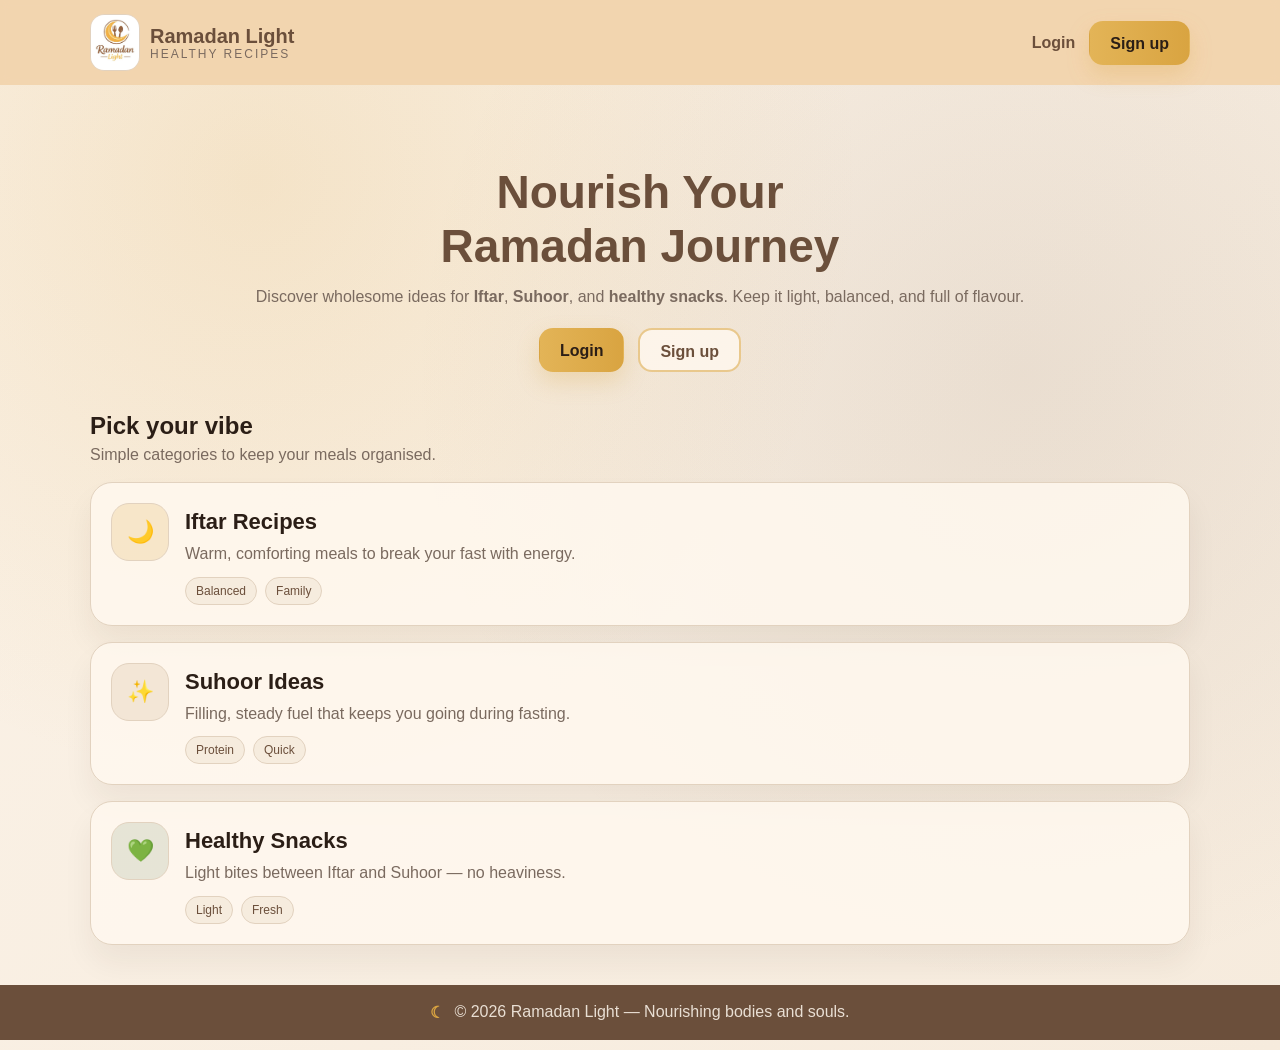
<file: index.html>
<!DOCTYPE html>
<html lang="en">
<head>
  <meta charset="UTF-8" />
  <meta name="viewport" content="width=device-width, initial-scale=1.0" />
  <title>Ramadan Light | Home</title>
  <link rel="stylesheet" href="css.css" />
  <link rel="stylesheet" href="demo.css" />
</head>
<body>

  <div class="navbar">
    <div class="wrap nav-row">
      <a class="brand" href="index.html">
        <img src="images/log.png" alt="Ramadan Light logo" class="brand-logo">
        <div class="brand-text">
          <div class="brand-name">Ramadan Light</div>
          <div class="brand-sub">HEALTHY RECIPES</div>
        </div>
      </a>

      <div class="nav-links">
        <a class="link" href="login.html">Login</a>
        <a class="btn btn-primary" href="signup.html">Sign up</a>
      </div>
    </div>
  </div>

  <div class="hero-bg">
    <div class="wrap hero">
      <div class="hero-top">
       
      <h1 class="hero-title">Nourish Your<br>Ramadan Journey</h1>

      <p class="hero-text">
        Discover wholesome ideas for <b>Iftar</b>, <b>Suhoor</b>, and <b>healthy snacks</b>.
        Keep it light, balanced, and full of flavour.
      </p>

      <div class="hero-actions">
        <a class="btn btn-primary" href="login.html">Login</a>
        <a class="btn btn-outline" href="signup.html">Sign up</a>
      </div>
    </div>
  </div>

  <div class="wrap section">
    <h2 class="section-title">Pick your vibe</h2>
    <p class="section-sub">Simple categories to keep your meals organised.</p>

    <div class="cards">
      <div class="card card-iftar">
        <div class="card-icon">🌙</div>
        <div class="card-body">
          <h3>Iftar Recipes</h3>
          <p>Warm, comforting meals to break your fast with energy.</p>
          <div class="tags">
            <span class="tag">Balanced</span>
            <span class="tag">Family</span>
          </div>
        </div>
      </div>

      <div class="card card-suhoor">
        <div class="card-icon">✨</div>
        <div class="card-body">
          <h3>Suhoor Ideas</h3>
          <p>Filling, steady fuel that keeps you going during fasting.</p>
          <div class="tags">
            <span class="tag">Protein</span>
            <span class="tag">Quick</span>
          </div>
        </div>
      </div>

      <div class="card card-snacks">
        <div class="card-icon">💚</div>
        <div class="card-body">
          <h3>Healthy Snacks</h3>
          <p>Light bites between Iftar and Suhoor — no heaviness.</p>
          <div class="tags">
            <span class="tag">Light</span>
            <span class="tag">Fresh</span>
          </div>
        </div>
      </div>
    </div>
  </div>

  <div class="footer">
    <div class="wrap footer-row">
      <div class="footer-mark">☾</div>
      <div>© 2026 Ramadan Light — Nourishing bodies and souls.</div>
    </div>
  </div>

</body>
</html>
</file>
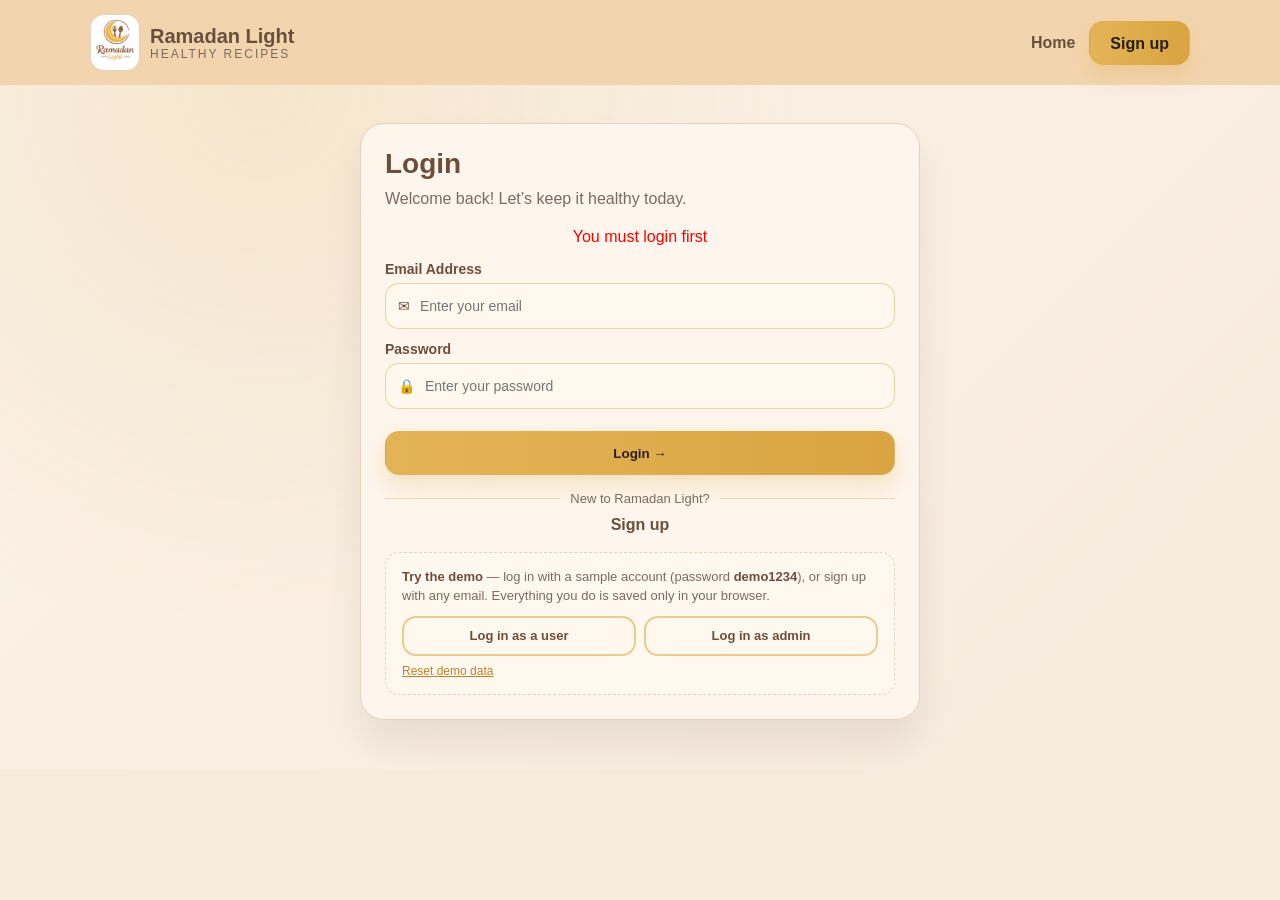
<file: add-recipe.html>
<!DOCTYPE html>

<html lang="en">
    
<head>
  <meta charset="UTF-8" />
  <meta name="viewport" content="width=device-width, initial-scale=1.0" />
  <title>Ramadan Light | Add Recipe</title>
  <link rel="stylesheet" href="css.css" />
</head>
<body id="add-recipe-page">

 <div class="navbar">
    <div class="wrap nav-row">
      <a class="brand" href="user.html">
        <img src="images/log.png" alt="Ramadan Light logo" class="brand-logo">
        <div class="brand-text">
          <div class="brand-name">Ramadan Light</div>
          <div class="brand-sub">HEALTHY RECIPES</div>
        </div>
      </a>

      <div class="nav-links">
        <a class="link" href="user.html">Home</a>
        <a class="btn btn-primary" href="index.html" data-signout>Log out</a>
      </div>
    </div>
  </div>

  <!-- Page Content -->
  
 <h1 id="add-recipe-title">Add New Recipe</h1>
 
  <main class="page" id="add-recipe-content">

    <form class="card" id="add-recipe-form" method="POST" enctype="multipart/form-data" >
      
      <label for="add-recipe-name">Recipe name *</label>
      <input type="text" name="name" id="add-recipe-name" required />

      <label for="add-recipe-category">Category *</label>
      <select id="add-recipe-category" name="category" required>
            <option value="">Select Category</option>
            <option value="1">
                Iftar
            </option>
            <option value="2">
                Suhoor
            </option>
            <option value="3">
                Snacks
            </option>
      </select>

      <label for="add-recipe-description">Description *</label>
      <textarea id="add-recipe-description" rows="3" name="description" required></textarea>

      <label for="add-recipe-photo">Photo *</label>
      <input type="file" id="add-recipe-photo" accept="image/*" name="photo" required />

      <!-- Ingredients -->
      <label>Ingredients *</label>
<div id="add-recipe-ingredients-container">
  <div class="ingredient-row">
    <span class="ingredient-number">1.</span>
    <input
      type="text"
      class="ingredient-name"
      name="ingredient_name[]"
      placeholder="Ingredient name"
      required
    />
    <input
      type="text"
      class="ingredient-qty"
      name="ingredient_qty[]"
      placeholder="Quantity"
      required
    />
  </div>
</div>

<button
  type="button"
  class="add-recipe-btn-secondary"
  id="add-ingredient-btn">
  + Add new ingredient
</button>

      <!-- Instructions -->
      <label>Instructions *</label>
<div id="add-recipe-steps-container">
  <div class="step-row">
    <span class="step-number">1.</span>
    <input
      type="text"
      class="step-input"
       name="step[]"
      placeholder="Step description"
      required
    />
  </div>
</div>

<button
  type="button"
  class="add-recipe-btn-secondary"
  id="add-step-btn">
  + Add new step
</button>

	  <label for="add-recipe-video-file">Video or URL (optional)</label>
		<input
		type="file"
		id="add-recipe-video-file"
                name="video_file"
		accept="video/*"
		/>
      <input
        type="url"
        id="add-recipe-video"
        name="video_url"
        placeholder="https://youtube.com/..." />

      <div class="actions" id="add-recipe-actions">
        <button type="submit" class="add-recipe-btn-primary" id="add-recipe-submit-recipe">
          Add Recipe
        </button>
        <a href="my-recipes.html" class="add-recipe-btn-secondary" id="cancel-add-recipe">
          Cancel
        </a>
      </div>

    </form>
  </main>

  <div class="footer">
    <div class="wrap footer-row">
      <div class="footer-mark">☾</div>
      <div>© 2026 Ramadan Light — Nourishing bodies and souls.</div>
    </div>
  </div>
  
  <script src="js/js.js"></script>
  <script src="js/seed.js"></script>
  <script src="js/store.js"></script>
  <script src="js/recipe-form.js"></script>
  <script>
    (function () {
      var me = RL.requireUser('user', 'You must login first');
      RLRecipeForm(document.getElementById('add-recipe-form'), me, null);
    })();
  </script>
</body>
</html>
</file>
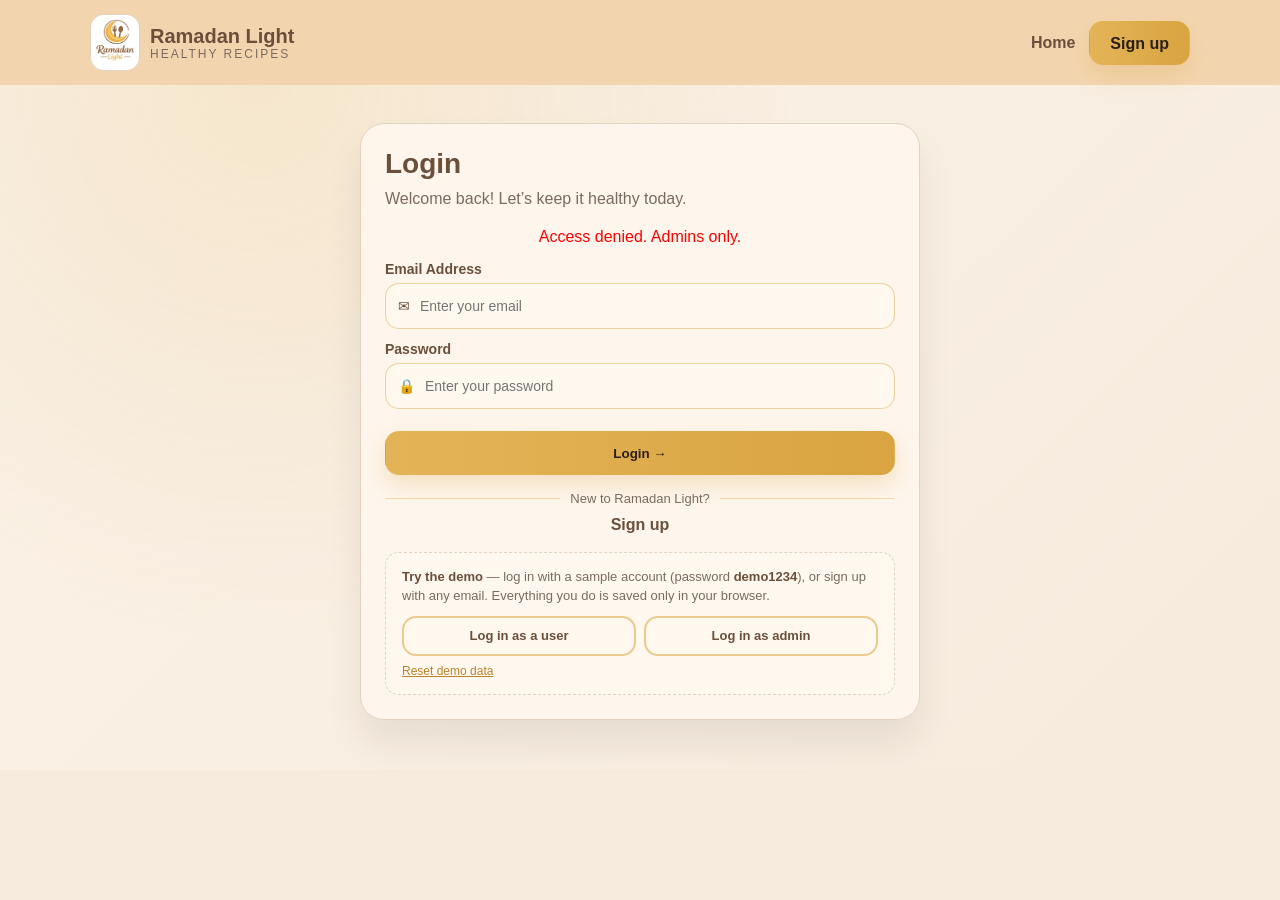
<file: admin.html>
<!DOCTYPE html>
<html>
<head>
  <meta charset="UTF-8">
  <meta name="viewport" content="width=device-width, initial-scale=1.0">
  <title>Admin Page</title>
  <link rel="stylesheet" href="css.css">
</head>

<body>

<div class="navbar">
  <div class="wrap nav-row">
    <a class="brand" href="admin.html">
      <img src="images/log.png" alt="Ramadan Light logo" class="brand-logo">
      <div class="brand-text">
        <div class="brand-name">Ramadan Light</div>
        <div class="brand-sub">HEALTHY RECIPES</div>
      </div>
    </a>

    <div class="nav-links">
      <a class="btn btn-primary" href="index.html" data-signout>Sign out</a>
    </div>
  </div>
</div>

<div class="ad-container">

  <div class="ad-welcome-text" id="welcome"></div>

  <div class="ad-info-box">
    <h2 class="ad-section-title">My Information</h2>
    <p id="adminName"></p>
    <p id="adminEmail"></p>
  </div>

  <div class="ad-reports-box">
    <h2 class="ad-section-title">Reported Recipes</h2>
    <div id="reports"></div>
  </div>

  <div class="ad-blocked-box">
    <h2 class="ad-section-title">Blocked Users List</h2>
    <div id="blocked"></div>
  </div>

</div>

<div class="footer">
  <div class="wrap footer-row">
    <div class="footer-mark">☾</div>
    <div>©️ 2026 Ramadan Light — Nourishing bodies and souls.</div>
  </div>
</div>

<script src="js/seed.js"></script>
<script src="js/store.js"></script>
<script>
(function () {
  var esc = RL.esc, img = RL.img;
  var admin = RL.requireUser('admin', 'Access denied. Admins only.');

  document.getElementById('welcome').textContent = 'Welcome ' + admin.firstName;
  document.getElementById('adminName').textContent = 'Name: ' + admin.firstName + ' ' + admin.lastName;
  document.getElementById('adminEmail').textContent = 'Email address: ' + admin.emailAddress;

  function renderReports() {
    var reports = RL.db().reports.map(function (rep) {
      var r = RL.recipe(rep.recipeID);
      return r ? { rep: rep, recipe: r, creator: RL.user(r.userID) || {} } : null;
    }).filter(Boolean);
    var box = document.getElementById('reports');
    if (!reports.length) { box.innerHTML = '<p>No reports found.</p>'; return; }
    box.innerHTML = `
      <table class="ad-table">
        <tr>
          <th>Recipe Name</th>
          <th>Recipe Creator</th>
          <th>Action</th>
        </tr>
        ${reports.map(function (x) {
          return `
          <tr>
            <td>
              <a href="viewrecipe.html?id=${x.recipe.id}" class="ad-recipe-link">
                ${esc(x.recipe.name)}
              </a>
            </td>

            <td>
              <div class="ad-creator">
                <img src="${esc(img(x.creator.photoFileName))}" alt="User photo" class="ad-user-img">

                <span>
                  ${esc(x.creator.firstName + ' ' + x.creator.lastName)}
                </span>
              </div>
            </td>

            <td>
              <form class="ad-action-form" data-recipe="${x.recipe.id}" data-report="${x.rep.id}">

                <label>
                  <input type="radio" name="action_${x.rep.id}" value="block" required>
                  Block User
                </label>

                <label>
                  <input type="radio" name="action_${x.rep.id}" value="dismiss">
                  Dismiss Report
                </label>

                <input type="submit" value="Submit">

              </form>

            </td>
          </tr>`;
        }).join('')}
      </table>`;
  }

  function renderBlocked() {
    var blocked = RL.db().blockedUsers;
    var box = document.getElementById('blocked');
    if (!blocked.length) { box.innerHTML = '<p>No blocked users found.</p>'; return; }
    box.innerHTML = `
      <table class="ad-table">
        <tr>
          <th>Name</th>
          <th>Email Address</th>
        </tr>
        ${blocked.map(function (b) {
          return `
          <tr>
            <td>
              ${esc(b.firstName + ' ' + b.lastName)}
            </td>

            <td>
              ${esc(b.emailAddress)}
            </td>
          </tr>`;
        }).join('')}
      </table>`;
  }

  renderReports();
  renderBlocked();

  document.getElementById('reports').addEventListener('submit', function (e) {
    var form = e.target.closest('.ad-action-form');
    if (!form) return;
    e.preventDefault();
    var checked = form.querySelector('input[type="radio"]:checked');
    var ok = RL.handleReport(parseInt(form.getAttribute('data-report'), 10),
                             parseInt(form.getAttribute('data-recipe'), 10),
                             checked && checked.value);
    if (ok) { renderReports(); renderBlocked(); } else { alert('Action failed.'); }
  });
})();
</script>

</body>
</html>
</file>
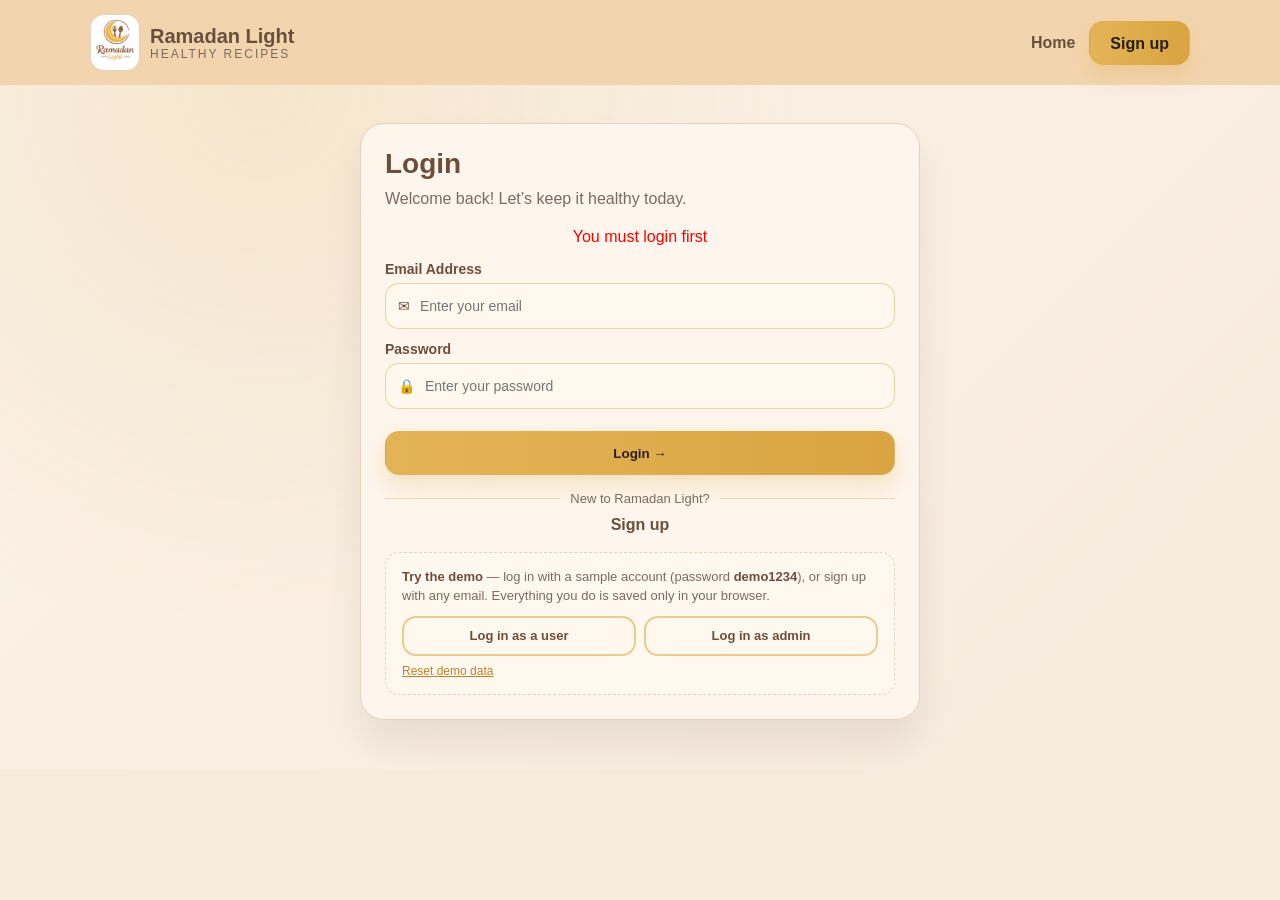
<file: edit-recipe.html>
<!DOCTYPE html>
<html lang="en">
<head>
  <meta charset="UTF-8" />
  <meta name="viewport" content="width=device-width, initial-scale=1.0" />
  <title>Ramadan Light | Edit Recipe</title>
  <link rel="stylesheet" href="css.css" />
</head>

<body id="edit-recipe-page">

    <div class="navbar">
    <div class="wrap nav-row">
      <a class="brand" href="user.html">
        <img src="images/log.png" alt="Ramadan Light logo" class="brand-logo">
        <div class="brand-text">
          <div class="brand-name">Ramadan Light</div>
          <div class="brand-sub">HEALTHY RECIPES</div>
        </div>
      </a>

      <div class="nav-links">
        <a class="link" href="user.html">Home</a>
        <a class="btn btn-primary" href="index.html" data-signout>Log out</a>
      </div>
    </div>
  </div>
<h1 id="edit-recipe-title">Edit Recipe</h1>

 <main class="page" id="edit-recipe-content">
<form id="edit-recipe-form" method="POST" enctype="multipart/form-data">

<!-- name -->
<label>Recipe name *</label>
<input type="text" name="name" required>

<!-- category -->
<label>Category *</label>
<select name="category" required></select>

<!-- description -->
<label>Description *</label>
<textarea name="description" required></textarea>

<!-- photo -->
<label>Photo </label>

<div id="edit-recipe-photo-row">
  <input type="file" id="edit-recipe-photo" name="photo" accept="image/*" >

  <div id="edit-recipe-current-photo">
    <span>Current Photo:</span>

    <img
      src=""
      alt="Recipe photo"
      id="edit-recipe-photo-preview"
    >
  </div>
</div>

<!-- ingredients -->
<h3>Ingredients *</h3>

<div id="edit-recipe-ingredients-container"></div>

<!-- steps -->
<h3>Steps *</h3>

<div id="edit-recipe-steps-container"></div>

<!-- video -->
<label>Video or URL (optional)</label>

<div id="edit-recipe-video-row">
  <input type="file" id="edit-recipe-video-file" name="video_file" accept="video/*">

  <div id="edit-recipe-current-video">
    <span>Current Video:</span>
    <span id="currentVideo"></span>
  </div>
</div>

<input
  type="url"
  id="edit-recipe-video-url"
  name="video_url"
  placeholder="https://youtube.com/..."
>

<!-- actions -->
      <div class="actions" id="edit-recipe-actions">
        <button type="submit" class="edit-recipe-btn-primary" id="edit-recipe-save">
          Save
        </button>
        <a href="my-recipes.html" class="edit-recipe-btn-secondary" id="cancel-edit-recipe">
          Cancel
        </a>
      </div>

</form>
 </main>

<div class="footer">
    <div class="wrap footer-row">
      <div class="footer-mark">☾</div>
      <div>© 2026 Ramadan Light — Nourishing bodies and souls.</div>
    </div>
  </div>

  <script src="js/seed.js"></script>
  <script src="js/store.js"></script>
  <script src="js/recipe-form.js"></script>
  <script>
    (function () {
      var esc = RL.esc;
      var me = RL.requireUser('user', 'You must login first');
      var recipeID = parseInt(RL.param('id'), 10);
      var recipe = RL.recipe(recipeID);
      var main = document.getElementById('edit-recipe-content');

      if (!recipeID) { location.replace('my-recipes.html'); return; }
      if (!recipe) { main.textContent = 'Recipe not found'; return; }
      if (recipe.userID !== me.id) { main.textContent = 'You are not allowed to edit this recipe'; return; }

      var form = document.getElementById('edit-recipe-form');
      form.elements['name'].value = recipe.name;
      form.elements['description'].value = recipe.description;

      var select = form.elements['category'];
      RL.db().categories.forEach(function (c) {
        var o = document.createElement('option');
        o.value = c.id; o.textContent = c.categoryName;
        if (c.id === recipe.categoryID) o.selected = true;
        select.appendChild(o);
      });

      document.getElementById('edit-recipe-photo-preview').src = RL.img(recipe.photoFileName);

      document.getElementById('edit-recipe-ingredients-container').innerHTML =
        RL.ingredients(recipeID).map(function (ing, i) {
          return `
  <div class="ingredient-row">
    <span class="ingredient-number">${i + 1}</span>

    <input
      type="text"
      name="ingredient_name[]"
      class="ingredient-name"
      value="${esc(ing.ingredientName)}"
      required
    >

    <input
      type="text"
      name="ingredient_qty[]"
      class="ingredient-qty"
      value="${esc(ing.ingredientQuantity)}"
      required
    >
  </div>`;
        }).join('');

      document.getElementById('edit-recipe-steps-container').innerHTML =
        RL.instructions(recipeID).map(function (step, i) {
          return `
  <div class="step-row">
    <span class="step-number">${i + 1}</span>

    <input
      type="text"
      name="step[]"
      class="step-input"
      value="${esc(step.step)}"
      required
    >
  </div>`;
        }).join('');

      var current = document.getElementById('currentVideo');
      var path = recipe.videoFilePath || '';
      if (!path) {
        current.textContent = 'No Video Uploaded';
      } else if (/^https?:/i.test(path)) {
        current.innerHTML = '<a href="' + esc(path) + '" target="_blank">View Video Link</a>';
        form.elements['video_url'].value = path;
      } else {
        current.innerHTML = '<video width="200" controls><source id="currentVideoSrc">Your browser does not support video.</video>';
        RL.videoHref(recipe).then(function (href) {
          document.getElementById('currentVideoSrc').src = href;
          current.querySelector('video').load();
        });
      }

      RLRecipeForm(form, me, recipe);
    })();
  </script>
</body>
</html>
</file>
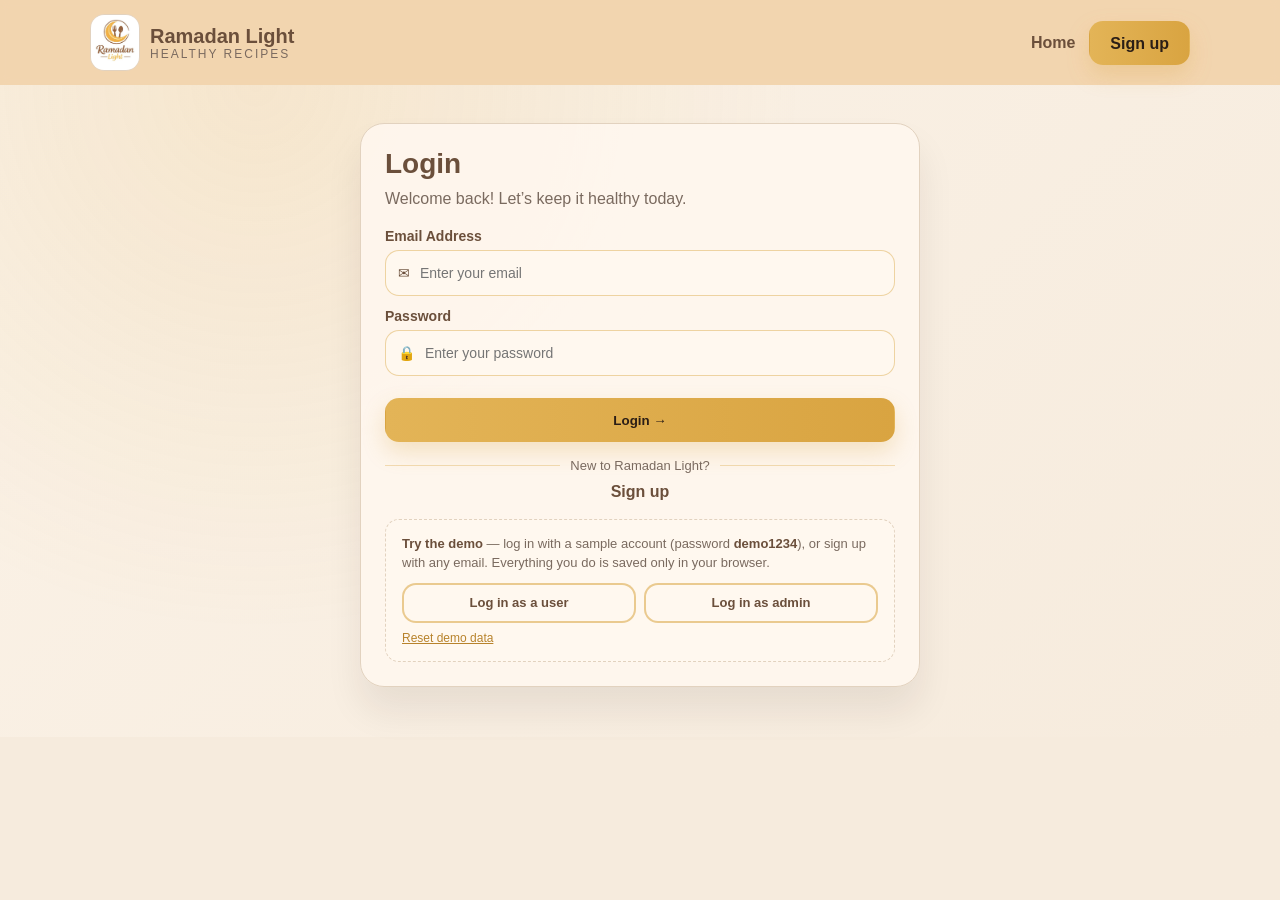
<file: login.html>
<!DOCTYPE html>
<html lang="en">
<head>
  <meta charset="UTF-8" />
  <meta name="viewport" content="width=device-width, initial-scale=1.0" />
  <title>Ramadan Light | Login</title>
  <link rel="stylesheet" href="css.css" />
  <link rel="stylesheet" href="demo.css" />
</head>
<body>

  <div class="navbar">
    <div class="wrap nav-row">
      <a class="brand" href="index.html">
        <img src="images/log.png" alt="Ramadan Light logo" class="brand-logo">
        <div class="brand-text">
          <div class="brand-name">Ramadan Light</div>
          <div class="brand-sub">HEALTHY RECIPES</div>
        </div>
      </a>

      <div class="nav-links">
        <a class="link" href="index.html">Home</a>
        <a class="btn btn-primary" href="signup.html">Sign up</a>
      </div>
    </div>
  </div>

  <div class="page-bg">
    <div class="wrap">
      <div class="form-card">
        <h1 class="form-title">Login</h1>
        <p class="form-sub">Welcome back! Let’s keep it healthy today.</p>

        <p class="demo-error" id="loginError" hidden></p>

        <form method="POST" id="loginForm">
          <div class="field">
            <label>Email Address</label>
            <div class="input-row">
              <span class="mini-icon">✉</span>
              <input type="email" name="email" placeholder="Enter your email" required />
            </div>
          </div>

          <div class="field">
            <label>Password</label>
            <div class="input-row">
              <span class="mini-icon">🔒</span>
              <input type="password" name="password" placeholder="Enter your password" required />
            </div>
          </div>

          <button class="btn btn-primary full" type="submit" name="login">
            Login →
          </button>
        </form>

        <div class="divider">
          <div class="line"></div>
          <div class="divider-text">New to Ramadan Light?</div>
          <div class="line"></div>
        </div>

        <div class="center">
          <a class="link" href="signup.html">Sign up</a>
        </div>

        <div class="demo-box">
          <b>Try the demo</b> — log in with a sample account (password <b>demo1234</b>), or sign up with any email.
          Everything you do is saved only in your browser.
          <div class="demo-actions">
            <button type="button" class="btn btn-outline" data-demo="lina@ramadanlight.demo">Log in as a user</button>
            <button type="button" class="btn btn-outline" data-demo="admin@ramadanlight.demo">Log in as admin</button>
          </div>
          <button type="button" class="demo-reset" id="resetDemo">Reset demo data</button>
        </div>
      </div>
    </div>
  </div>

  <script src="js/seed.js"></script>
  <script src="js/store.js"></script>
  <script>
    (function () {
      var form = document.getElementById('loginForm');
      var errorBox = document.getElementById('loginError');

      function showError(msg) {
        errorBox.textContent = msg;
        errorBox.hidden = !msg;
      }

      var fromUrl = RL.param('error');
      if (fromUrl) showError(fromUrl);

      function doLogin(email, password) {
        var res = RL.login(email, password);
        if (res.error) return showError(res.error);
        location.href = res.user.userType === 'admin' ? 'admin.html' : 'user.html';
      }

      form.addEventListener('submit', function (e) {
        e.preventDefault();
        doLogin(form.email.value, form.password.value);
      });

      document.querySelectorAll('[data-demo]').forEach(function (b) {
        b.addEventListener('click', function () {
          form.email.value = b.getAttribute('data-demo');
          form.password.value = 'demo1234';
          doLogin(form.email.value, form.password.value);
        });
      });

      document.getElementById('resetDemo').addEventListener('click', function () {
        if (confirm('Reset all demo recipes, likes, comments and accounts to the original sample data?')) {
          RL.reset();
          showError('');
          alert('Demo data has been reset.');
        }
      });
    })();
  </script>
</body>
</html>
</file>
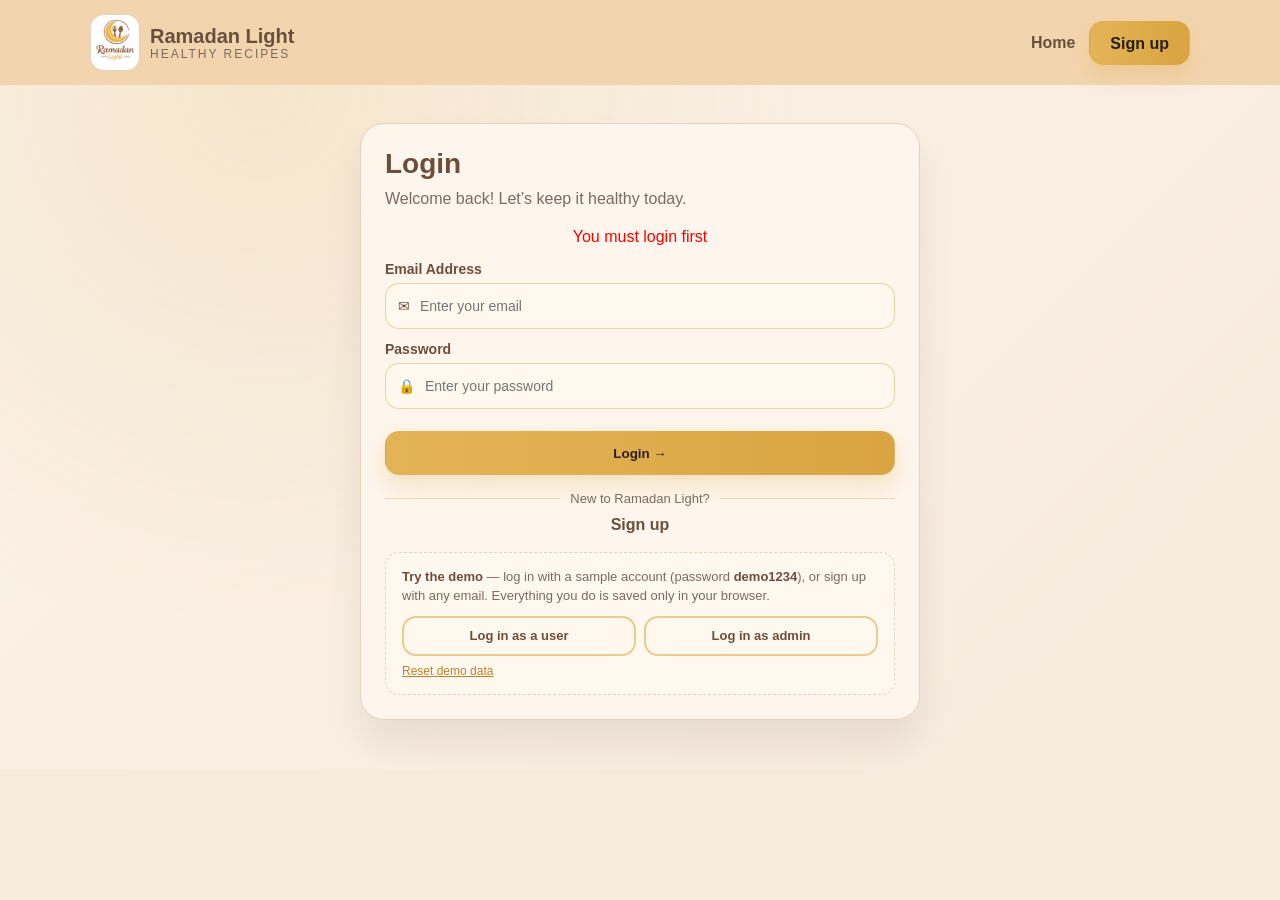
<file: my-recipes.html>
<!DOCTYPE html>
<html>
<head>
  <meta charset="UTF-8">
  <meta name="viewport" content="width=device-width, initial-scale=1.0">
  <title>My Recipes</title>
  <link rel="stylesheet" href="css.css">
</head>

<body>

<div class="navbar">
  <div class="wrap nav-row">
    <a class="brand" href="user.html">
      <img src="images/log.png" alt="Ramadan Light logo" class="brand-logo">
      <div class="brand-text">
        <div class="brand-name">Ramadan Light</div>
        <div class="brand-sub">HEALTHY RECIPES</div>
      </div>
    </a>

    <div class="nav-links">
      <a class="link" href="user.html">Home</a>
      <a class="btn btn-primary" href="index.html" data-signout>Log out</a>
    </div>
  </div>
</div>

<div class="mr-container">

  <div class="mr-header">
    <h1 class="mr-title">My Recipes</h1>
    <p class="mr-subtitle">Here are all the recipes you added.</p>
  </div>

  <div class="mr-actions">
    <a href="add-recipe.html" class="mr-btn-primary">+ Add new recipe</a>
  </div>

  <div class="mr-table-box" id="tableBox"></div>

</div>

<div class="footer">
  <div class="wrap footer-row">
    <div class="footer-mark">☾</div>
    <div>©️ 2026 Ramadan Light — Nourishing bodies and souls.</div>
  </div>
</div>

<script src="js/seed.js"></script>
<script src="js/store.js"></script>
<script>
(function () {
  var esc = RL.esc, img = RL.img;
  var me = RL.requireUser('user', 'You must login first');
  var box = document.getElementById('tableBox');
  var mine = RL.db().recipes.filter(function (r) { return r.userID === me.id; });

  if (!mine.length) {
    box.innerHTML = '<p>You have no recipes.</p>';
    return;
  }

  var rows = mine.map(function (recipe) {
    var video = recipe.videoFilePath
      ? `<a href="#" class="mr-link video-link" data-id="${recipe.id}" target="_blank">View Video</a>`
      : `<span class="mr-link">no video for recipe</span>`;
    return `
          <tr>
            <td>
              <a href="viewrecipe.html?id=${recipe.id}" class="mr-recipe-link">
                <div class="mr-recipe-cell">
                  <img src="${esc(img(recipe.photoFileName))}" alt="${esc(recipe.name)}" class="mr-recipe-img">
                  <div>
                    <div class="mr-recipe-name">${esc(recipe.name)}</div>
                    <div class="mr-recipe-cat">Category: ${esc(RL.category(recipe.categoryID).categoryName)}</div>
                  </div>
                </div>
              </a>
            </td>

            <td>
              <ul class="mr-list">
                ${RL.ingredients(recipe.id).map(function (i) {
                  return `<li>
                    ${esc(i.ingredientName)}
                    ${i.ingredientQuantity ? '— ' + esc(i.ingredientQuantity) : ''}
                  </li>`;
                }).join('')}
              </ul>
            </td>

            <td>
              <ol class="mr-list">
                ${RL.instructions(recipe.id).map(function (s) { return `<li>${esc(s.step)}</li>`; }).join('')}
              </ol>
            </td>

            <td>
              ${video}
            </td>

            <td>${RL.likesCount(recipe.id)}</td>

            <td>
              <a href="edit-recipe.html?id=${recipe.id}" class="mr-link">Edit</a>
            </td>

            <td>
              <a href="#" class="mr-link-danger delete-recipe" data-id="${recipe.id}">Delete</a>
            </td>
          </tr>`;
  }).join('');

  box.innerHTML = `
      <table class="mr-table">
        <tr>
          <th>Recipe</th>
          <th>Ingredients</th>
          <th>Instructions</th>
          <th>Video</th>
          <th>Likes</th>
          <th>Edit</th>
          <th>Delete</th>
        </tr>
        ${rows}
      </table>`;

  box.querySelectorAll('.video-link').forEach(function (a) {
    RL.videoHref(RL.recipe(parseInt(a.getAttribute('data-id'), 10))).then(function (href) { a.href = href; });
  });

  box.addEventListener('click', function (e) {
    var link = e.target.closest('.delete-recipe');
    if (!link) return;
    e.preventDefault();
    if (confirm('Are you sure you want to delete this recipe?')) {
      if (RL.deleteRecipe(me.id, parseInt(link.getAttribute('data-id'), 10))) {
        link.closest('tr').remove();
        if (!box.querySelectorAll('.delete-recipe').length) box.innerHTML = '<p>You have no recipes.</p>';
      } else {
        alert('Delete failed.');
      }
    }
  });
})();
</script>

</body>
</html>
</file>
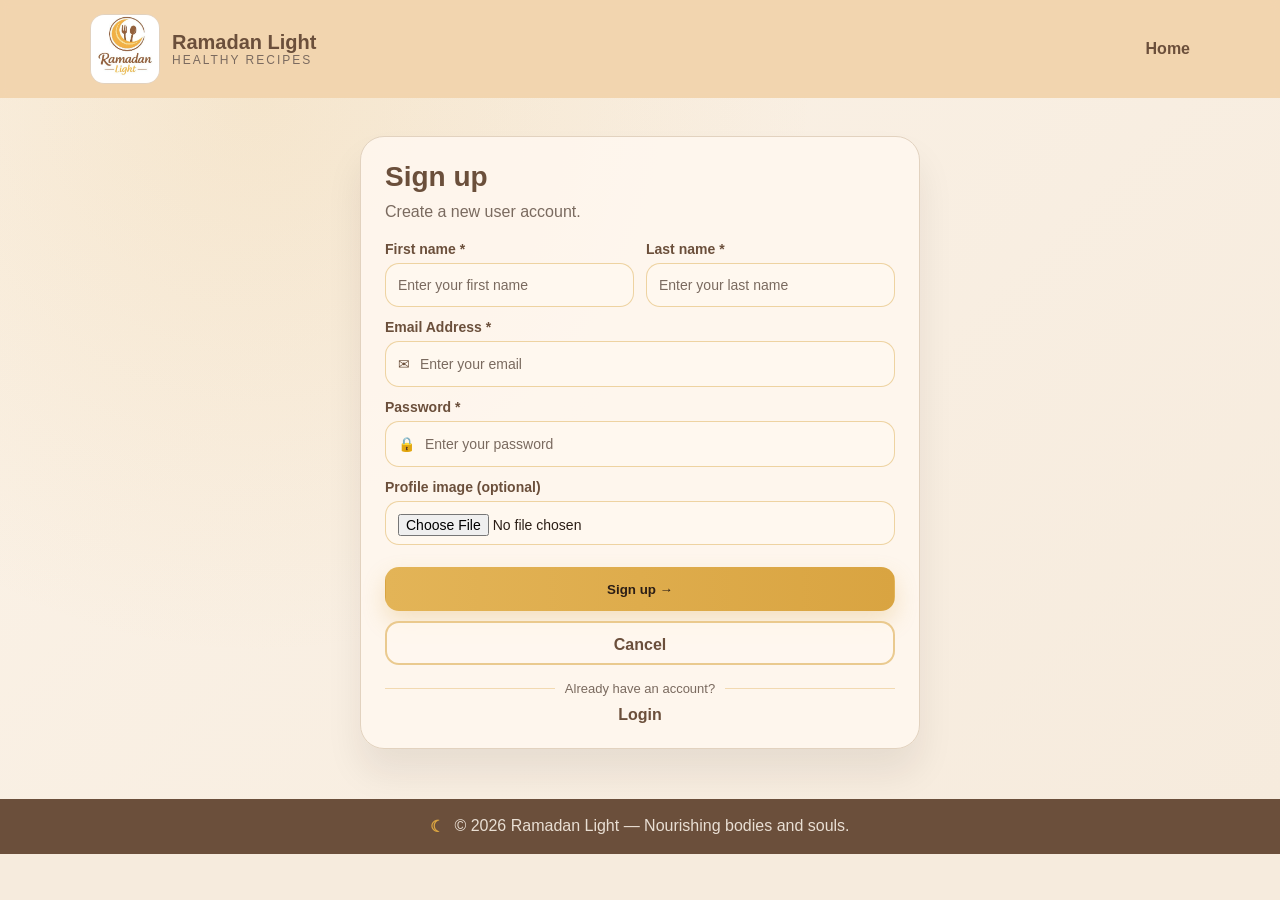
<file: signup.html>
<!DOCTYPE html>
<html lang="en">
<head>
  <meta charset="UTF-8" />
  <meta name="viewport" content="width=device-width, initial-scale=1.0" />
  <title>Ramadan Light | Sign up</title>
  <link rel="stylesheet" href="css2.css" />
</head>
<body class="signup-page">

  <div class="navbar">
    <div class="wrap nav-row">
      <a class="brand" href="index.html">
        <img src="images/log.png" alt="Ramadan Light logo" class="brand-logo">
        <div class="brand-text">
          <div class="brand-name">Ramadan Light</div>
          <div class="brand-sub">HEALTHY RECIPES</div>
        </div>
      </a>

      <div class="nav-links">
        <a class="link" href="index.html">Home</a>
      </div>
    </div>
  </div>

  <div class="page-bg">
    <div class="wrap">

      <div class="form-card">
        <h1 class="form-title">Sign up</h1>
        <p class="form-sub">Create a new user account.</p>

        <p style="color: red; margin-bottom: 15px;" id="signupError" hidden></p>

        <form method="post" id="signupForm" enctype="multipart/form-data">
          <div class="two-cols">
            <div class="field">
              <label>First name *</label>
              <input type="text" name="firstName" placeholder="Enter your first name" required />
            </div>

            <div class="field">
              <label>Last name *</label>
              <input type="text" name="lastName" placeholder="Enter your last name" required />
            </div>
          </div>

          <div class="field">
            <label>Email Address *</label>
            <div class="input-row">
              <span class="mini-icon">✉</span>
              <input type="email" name="emailAddress" placeholder="Enter your email" required />
            </div>
          </div>

          <div class="field">
            <label>Password *</label>
            <div class="input-row">
              <span class="mini-icon">🔒</span>
              <input type="password" name="password" placeholder="Enter your password" required />
            </div>
          </div>

          <div class="field">
            <label>Profile image (optional)</label>
            <input type="file" name="profileImage" accept="image/*" />
          </div>

          <button class="btn btn-primary full" type="submit">Sign up →</button>
          <a class="btn btn-outline full" href="index.html">Cancel</a>
        </form>

        <div class="divider">
          <div class="line"></div>
          <div class="divider-text">Already have an account?</div>
          <div class="line"></div>
        </div>

        <div class="center">
          <a class="link" href="login.html">Login</a>
        </div>

      </div>
    </div>
  </div>

  <div class="footer">
    <div class="wrap footer-row">
      <div class="footer-mark">☾</div>
      <div>© 2026 Ramadan Light — Nourishing bodies and souls.</div>
    </div>
  </div>

  <script src="js/seed.js"></script>
  <script src="js/store.js"></script>
  <script>
    (function () {
      var form = document.getElementById('signupForm');
      var errorBox = document.getElementById('signupError');

      form.addEventListener('submit', function (e) {
        e.preventDefault();
        var file = form.profileImage.files[0];
        RL.readPhoto(file, 300).then(function (photo) {
          var res = RL.signup({
            firstName: form.firstName.value.trim(),
            lastName: form.lastName.value.trim(),
            emailAddress: form.emailAddress.value.trim(),
            password: form.password.value.trim(),
            photo: photo
          });
          if (res.error) {
            errorBox.textContent = res.error;
            errorBox.hidden = false;
            return;
          }
          location.href = 'user.html';
        });
      });
    })();
  </script>
</body>
</html>
</file>
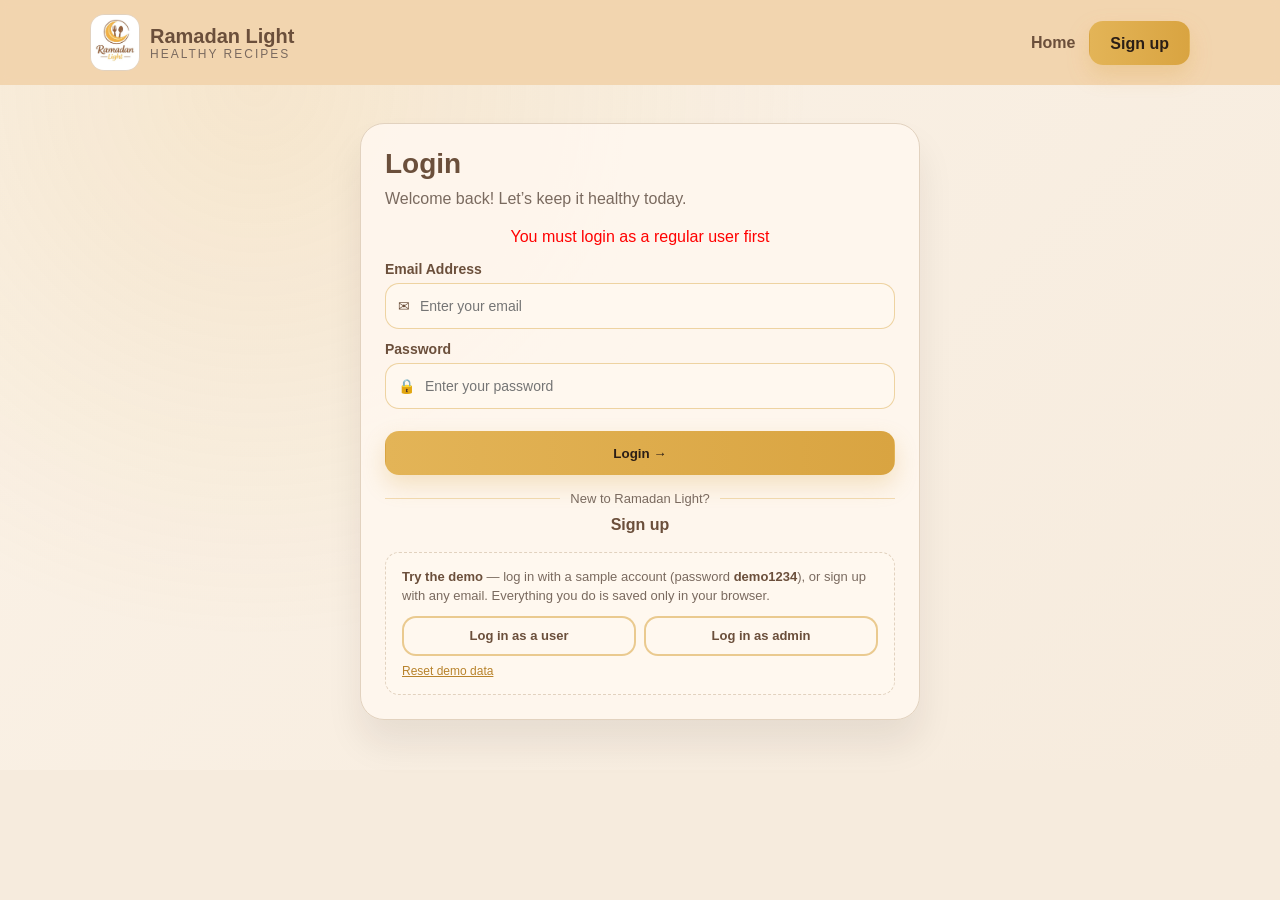
<file: user.html>
<!doctype html>
<html lang="en">
<head>
  <meta charset="UTF-8" />
  <meta name="viewport" content="width=device-width, initial-scale=1.0" />
  <title>User Page • Ramadan Light</title>
  <link rel="stylesheet" href="css.css" />
</head>

<body>
  <div class="navbar">
    <div class="wrap nav-row">
      <div class="brand">
        <img
          src="images/log.png"
          alt="Ramadan Light logo"
          class="brand-logo"
        />
        <div class="brand-text">
          <div class="brand-name">Ramadan Light</div>
          <div class="brand-sub">HEALTHY RECIPES</div>
        </div>
      </div>

      <div class="nav-links">
        <a class="btn btn-primary" href="index.html" data-signout>Sign Out</a>
      </div>
    </div>
  </div>

  <main class="userContainer userBackground">
    <!-- Top Bar -->
    <section class="userTopBar">
      <div class="userTopLeft">
        <img class="userAvatar" id="userAvatar" src="images/avatar.png" alt="Profile image" />
        <div>
          <p class="userTextSecondary userMarginBottomSmall">
            Welcome back 👋
          </p>
          <h1 class="userTitleMain userMarginBottomSmall" id="welcomeName"></h1>
        </div>
      </div>

      <div class="userTopRight">
        <div class="userStatsBox">
          <span class="userStatsLabel">Recipes</span>
          <span class="userStatsValue" id="totalRecipes">0</span>
        </div>

        <div class="userStatsBox">
          <span class="userStatsLabel">Likes</span>
          <span class="userStatsValue" id="totalLikes">0</span>
        </div>

        <a class="userButtonPrimary" href="my-recipes.html">My recipes</a>
      </div>
    </section>

    <!-- Profile -->
    <section class="userCard userMarginTop">
      <div class="userSectionHeader">
        <h2 class="userTitleSection">Profile</h2>
      </div>

      <div class="userInfoPills">
        <div class="userInfoPill">
          <span class="userTextSecondary userTextSmall">First name</span>
          <span class="userTextStrong" id="profileFirst"></span>
        </div>

        <div class="userInfoPill">
          <span class="userTextSecondary userTextSmall">Last name</span>
          <span class="userTextStrong" id="profileLast"></span>
        </div>

        <div class="userInfoPill userInfoPillWide">
          <span class="userTextSecondary userTextSmall">Email</span>
          <span class="userTextStrong" id="profileEmail"></span>
        </div>
      </div>
    </section>

    <!-- Explore Recipes -->
    <section class="userCard userMarginTop">
      <div class="userSectionHeader">
        <div>
          <h2 class="userTitleSection">Explore recipes</h2>
          <p class="userTextSecondary userTextSmall userMarginTopSmall">
            Pick a category to explore tasty options.
          </p>
        </div>

        <form class="userFilterBar" id="recipeFilterForm">
          <select class="userSelectField" name="category" id="categorySelect">
            <option value="all">All Categories</option>
          </select>
        </form>
      </div>

      <div class="userRecipeList" id="recipesContainer"></div>
    </section>

    <!-- My Favourites -->
    <section class="userCard userMarginTop">
      <div class="userSectionHeader">
        <div>
          <h2 class="userTitleSection">My favourites</h2>
          <p class="userTextSecondary userTextSmall userMarginTopSmall">
            Your saved recipes, ready whenever you are.
          </p>
        </div>
      </div>

      <div id="favouritesContainer"></div>
    </section>
  </main>

  <div class="footer">
    <div class="wrap footer-row">
      <div class="footer-mark">☾</div>
      <div>©️ 2026 Ramadan Light — Nourishing bodies and souls.</div>
    </div>
  </div>

  <script src="js/seed.js"></script>
  <script src="js/store.js"></script>
  <script>
    (function () {
      var esc = RL.esc, img = RL.img;
      var me = RL.requireUser('user', 'You must login as a regular user first');

      function categoryClass(name) {
        name = String(name).trim().toLowerCase();
        if (name === 'iftar') return 'userTagIftar';
        if (name === 'suhoor') return 'userTagSuhoor';
        if (name === 'snacks') return 'userTagSnacks';
        return '';
      }

      // Top bar + profile
      var myRecipes = RL.db().recipes.filter(function (r) { return r.userID === me.id; });
      var totalLikes = myRecipes.reduce(function (n, r) { return n + RL.likesCount(r.id); }, 0);
      document.getElementById('userAvatar').src = img(me.photoFileName);
      document.getElementById('welcomeName').textContent = me.firstName;
      document.getElementById('totalRecipes').textContent = myRecipes.length;
      document.getElementById('totalLikes').textContent = totalLikes;
      document.getElementById('profileFirst').textContent = me.firstName;
      document.getElementById('profileLast').textContent = me.lastName;
      document.getElementById('profileEmail').textContent = me.emailAddress;

      // Category filter
      var select = document.getElementById('categorySelect');
      RL.db().categories.forEach(function (c) {
        var o = document.createElement('option');
        o.value = c.id; o.textContent = c.categoryName;
        select.appendChild(o);
      });

      function renderRecipes(recipes) {
        var html = '';
        if (!recipes.length) {
          html = '<p class="userTextSecondary">No recipes found for this category.</p>';
        } else {
          recipes.forEach(function (recipe) {
            html += `
            <article class="userRecipeRow">
              <a href="viewrecipe.html?id=${recipe.id}">
                <img
                  class="userRecipeImage"
                  src="${esc(img(recipe.photoFileName))}"
                  alt="${esc(recipe.name)}"
                />
              </a>

              <div class="userRecipeMain">
                <a class="userRecipeTitle" href="viewrecipe.html?id=${recipe.id}">
                  ${esc(recipe.name)}
                </a>

                <div class="userRecipeMeta">
                  <span class="userCategoryTag ${categoryClass(recipe.categoryName)}">
                    ${esc(recipe.categoryName)}
                  </span>
                  <span class="userMetaDot"></span>

                  <span class="userCreatorMini">
                    <img
                      class="userCreatorAvatar"
                      src="${esc(img(recipe.creatorPhoto))}"
                      alt="Creator photo"
                    />
                    <span>${esc(recipe.firstName + ' ' + recipe.lastName)}</span>
                  </span>
                </div>
              </div>

              <div class="userLikesBox">
                <span class="userLikesLabel">Likes</span>
                <span class="userLikesValue">${recipe.likesCount}</span>
              </div>
            </article>`;
          });
        }
        document.getElementById('recipesContainer').innerHTML = html;
      }

      select.addEventListener('change', function () { renderRecipes(RL.recipes(select.value)); });
      renderRecipes(RL.recipes('all'));

      // Favourites
      function renderFavourites() {
        var favs = RL.db().favourites
          .filter(function (f) { return f.userID === me.id; })
          .map(function (f) { return RL.recipe(f.recipeID); })
          .filter(Boolean)
          .sort(function (a, b) { return b.id - a.id; });
        var box = document.getElementById('favouritesContainer');
        if (!favs.length) {
          box.innerHTML = '<p class="userTextSecondary" id="noFavouritesMessage">You do not have any favourites yet.</p>';
          return;
        }
        box.innerHTML = '<div class="userFavoritesGrid" id="favouritesGrid">' + favs.map(function (fav) {
          return `
              <article class="userFavoriteCard favouriteCard" id="favourite-${fav.id}">
                <a href="viewrecipe.html?id=${fav.id}">
                  <img
                    class="userFavoriteImage"
                    src="${esc(img(fav.photoFileName))}"
                    alt="${esc(fav.name)}"
                  />
                </a>

                <div class="userFavoriteMain">
                  <a class="userRecipeTitle" href="viewrecipe.html?id=${fav.id}">
                    ${esc(fav.name)}
                  </a>
                  <span class="userTextSecondary userTextSmall">Saved recipe</span>
                </div>

                <a
                  class="userButtonRemove removeFavouriteBtn"
                  href="#"
                  data-recipe-id="${fav.id}"
                >
                  Remove
                </a>
              </article>`;
        }).join('') + '</div>';
      }
      renderFavourites();

      document.addEventListener('click', function (e) {
        var btn = e.target.closest('.removeFavouriteBtn');
        if (!btn) return;
        e.preventDefault();
        if (RL.removeFavourite(me.id, parseInt(btn.getAttribute('data-recipe-id'), 10))) renderFavourites();
      });
    })();
  </script>
</body>
</html>
</file>
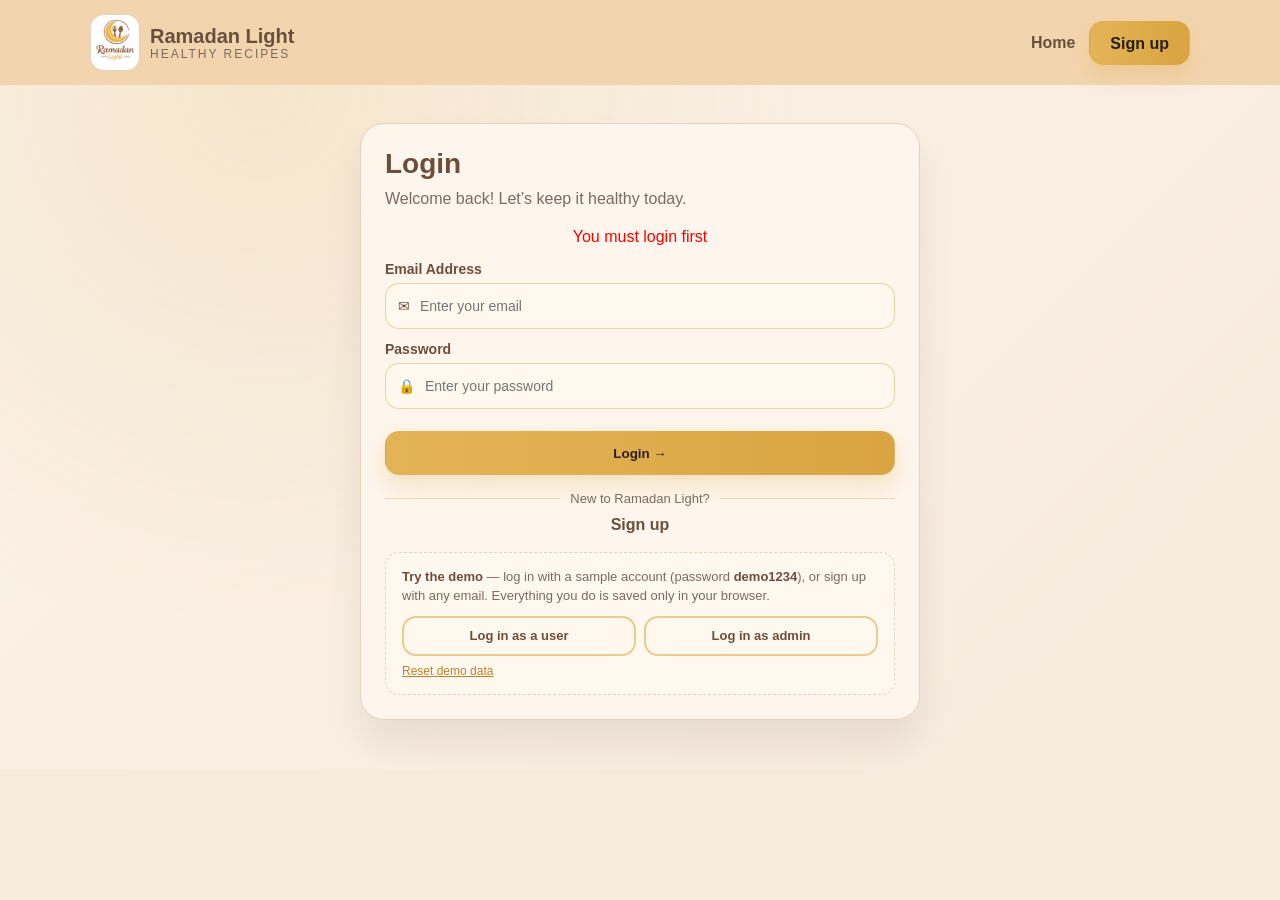
<file: viewrecipe.html>
<!DOCTYPE html>
<html lang="en">
<head>
  <meta charset="UTF-8" />
  <meta name="viewport" content="width=device-width, initial-scale=1.0" />
  <title>Ramadan Light | View Recipe</title>
  <link rel="stylesheet" href="css2.css" />
</head>
<body class="viewrecipe-page">

  <div class="navbar">
    <div class="wrap nav-row">
      <a class="brand home-link" href="user.html">
        <img src="images/log.png" alt="Ramadan Light logo" class="brand-logo">
        <div>
          <div class="brand-name">Ramadan Light</div>
          <div class="brand-sub">HEALTHY RECIPES</div>
        </div>
      </a>

      <div class="nav-links">
        <a class="link home-link" href="user.html">Home</a>
        <a class="btn btn-primary" href="index.html" data-signout>Log out</a>
      </div>
    </div>
  </div>

  <div class="page-bg">
    <div class="wrap">
      <div class="card" id="recipeCard"></div>
    </div>
  </div>

  <div class="footer">
    <div class="wrap footer-row">
      <div class="footer-mark">☾</div>
      <div>© 2026 Ramadan Light — Nourishing bodies and souls.</div>
    </div>
  </div>

  <script src="js/seed.js"></script>
  <script src="js/store.js"></script>
  <script>
    (function () {
      var esc = RL.esc, img = RL.img;
      var me = RL.requireUser(null, 'You must login first');
      var card = document.getElementById('recipeCard');
      var recipeID = parseInt(RL.param('id'), 10);

      if (me.userType === 'admin') {
        document.querySelectorAll('.home-link').forEach(function (a) { a.href = 'admin.html'; });
      }

      if (!recipeID) { card.innerHTML = '<p class="muted">Recipe ID is missing.</p>'; return; }
      var recipe = RL.recipe(recipeID);
      if (!recipe) { card.innerHTML = '<p class="muted">Recipe not found.</p>'; return; }

      var creator = RL.user(recipe.userID) || {};
      var isCreator = me.id === recipe.userID;
      var isAdmin = me.userType === 'admin';

      function actionButton(done, doneText, doneClass, action, text, extraClass) {
        if (done) return `<button class="btn ${doneClass}" disabled>${doneText}</button>`;
        return `<button class="btn btn-outline ${extraClass || ''} ajax-action"
                      data-action="${action}"
                      data-success-text="${doneText}"
                      data-success-class="${doneClass}">
                ${text}
              </button>`;
      }

      var html = '';
      if (!isCreator && !isAdmin) {
        html += `
          <div class="top-actions">
            ${actionButton(RL.has('favourites', me.id, recipeID), 'Favourited ♥', 'btn-active', 'favourite', 'Favourite ♥')}
            ${actionButton(RL.has('likes', me.id, recipeID), 'Liked 👍', 'btn-active', 'like', 'Like 👍')}
            ${actionButton(RL.has('reports', me.id, recipeID), 'Reported ⚑', 'btn-active-danger', 'report', 'Report ⚑', 'btn-danger')}
          </div>`;
      }

      html += `
        <h1 class="title">${esc(recipe.name)}</h1>
        <img class="recipe-photo" src="${esc(img(recipe.photoFileName))}" alt="Recipe photo">

        <div class="creator">
          <span class="label">Recipe Creator:</span>
          <div class="creator-box">
            <img class="avatar"
                 src="${esc(img(creator.photoFileName))}"
                 alt="Creator photo">
            <span class="creator-name">
              ${esc((creator.firstName || '') + ' ' + (creator.lastName || ''))}
            </span>
          </div>
        </div>

        <div class="box">
          <h2 class="section-title">Details</h2>
          <p><b>Category:</b> ${esc(RL.category(recipe.categoryID).categoryName)}</p>
          <p class="muted">${esc(recipe.description)}</p>
        </div>

        <div class="box">
          <h2 class="section-title">Ingredients</h2>
          <ul class="list">
            ${RL.ingredients(recipeID).map(function (i) {
              return `<li>
                  ${esc(i.ingredientName)} —
                  ${esc(i.ingredientQuantity)}
                </li>`;
            }).join('')}
          </ul>
        </div>

        <div class="box">
          <h2 class="section-title">Instructions</h2>
          <ol class="list">
            ${RL.instructions(recipeID).map(function (s) { return `<li>${esc(s.step)}</li>`; }).join('')}
          </ol>
        </div>`;

      if (recipe.videoFilePath) {
        var isUrl = /^https?:/i.test(recipe.videoFilePath);
        html += `
          <div class="box" id="videoSection">
            <h2 class="section-title">Video</h2>
            <p class="muted">Video:</p>
            <a class="link" id="videoLink" href="#" target="_blank" rel="noopener">
              ${esc(isUrl ? recipe.videoFilePath : 'videos/' + RL.videoName(recipe))}
            </a>
          </div>`;
      }

      var comments = RL.db().comments
        .filter(function (c) { return c.recipeID === recipeID; })
        .sort(function (a, b) { return b.id - a.id; });

      html += `
        <div class="box">
          <h2 class="section-title">Comments</h2>

          <form class="comment-form" id="commentForm" method="post">
            <input class="input" type="text" name="commentText" placeholder="Write a comment..." required>
            <button class="btn btn-primary" type="submit">Add Comment</button>
          </form>

          ${comments.length ? comments.map(function (c) {
            var u = RL.user(c.userID) || { firstName: 'Former', lastName: 'user' };
            return `
              <div class="comment">
                <img class="avatar"
                     src="${esc(img(u.photoFileName))}"
                     alt="User photo">
                <div class="comment-content">
                  <span class="comment-date">${esc(c.date)}</span>
                  <b>${esc(u.firstName + ' ' + u.lastName)}</b>
                  <p class="muted">${esc(c.comment)}</p>
                </div>
              </div>`;
          }).join('') : '<p class="muted">No comments yet.</p>'}
        </div>`;

      card.innerHTML = html;

      if (recipe.videoFilePath) {
        RL.videoHref(recipe).then(function (href) { document.getElementById('videoLink').href = href; });
      }

      // Favourite / like / report — same behaviour as the original AJAX buttons
      card.querySelectorAll('.ajax-action').forEach(function (button) {
        button.addEventListener('click', function () {
          var a = button.getAttribute('data-action');
          var ok = a === 'favourite' ? RL.toggleAdd('favourites', me.id, recipeID)
                 : a === 'like' ? RL.toggleAdd('likes', me.id, recipeID)
                 : RL.addReport(me.id, recipeID);
          if (ok) {
            button.disabled = true;
            button.textContent = button.getAttribute('data-success-text');
            button.classList.remove('btn-outline', 'btn-danger');
            button.classList.add(button.getAttribute('data-success-class'));
          }
        });
      });

      document.getElementById('commentForm').addEventListener('submit', function (e) {
        e.preventDefault();
        var text = this.commentText.value.trim();
        if (text && RL.addComment(me.id, recipeID, text)) location.reload();
      });
    })();
  </script>
</body>
</html>
</file>
<file: css.css>
/* ===========================
  Latifah 
  =========================== */

:root {
  --primary: #d9a441;
  --primary2: #e3b457;
  --primaryHover: #b8832c;

  --brown: #6b4f3b;
  --brown2: #4b3326;

  --bg: #f6ebdd;
  --surface: #fff8ef;
  --alt: #efe1cf;

  --text: #2b1e16;
  --muted: #7a6a5f;
  --border: #e2d2bf;
}

* {
  box-sizing: border-box;
}

body {
  margin: 0;
  font-family: Arial, sans-serif;
  background: var(--bg);
  color: var(--text);
}

.wrap {
  width: 1100px;
  max-width: calc(100% - 48px);
  margin: 0 auto;
}

.navbar {
  padding: 14px 0;
  background: rgba(240, 199, 145, 0.6);
  backdrop-filter: blur(4px);
}

.nav-row {
  display: flex;
  align-items: center;
  justify-content: space-between;
  gap: 14px;
}

.brand {
  display: flex;
  align-items: center;
  gap: 12px;
  text-decoration: none;
}

.brand-logo {
  width: 70px;
  height: 70px;
  border-radius: 14px;
  object-fit: cover;
  border: 1px solid var(--border);
  background: var(--alt);
}

.brand-name {
  font-weight: bold;
  font-size: 20px;
  color: var(--brown);
  line-height: 1.1;
}

.brand-sub {
  font-size: 12px;
  letter-spacing: 2px;
  color: var(--muted);
}

.nav-links {
  display: flex;
  align-items: center;
  gap: 14px;
}

.link {
  color: var(--brown);
  text-decoration: none;
  font-weight: bold;
}

.link:hover {
  color: var(--brown2);
}

.btn {
  display: inline-block;
  height: 44px;
  line-height: 44px;
  padding: 0 20px;
  border-radius: 14px;
  border: 1px solid transparent;
  text-decoration: none;
  font-weight: bold;
  cursor: pointer;
  text-align: center;
  transition: 0.15s;
}

.btn-primary {
  color: var(--text);
  background: linear-gradient(90deg, var(--primary2), var(--primary));
  box-shadow: 0 10px 22px rgba(217, 164, 65, 0.25);
}

.btn-primary:hover {
  background: linear-gradient(90deg, var(--primary), var(--primaryHover));
  transform: translateY(-1px);
}

.btn-outline {
  color: var(--brown);
  background: rgba(255, 248, 239, 0.8);
  border: 2px solid rgba(217, 164, 65, 0.55);
}

.btn-outline:hover {
  background: rgba(239, 225, 207, 0.55);
  border-color: rgba(217, 164, 65, 0.9);
  transform: translateY(-1px);
}

.full {
  width: 100%;
  margin-top: 10px;
}

.hero-bg {
  padding: 28px 0 10px;
  background:
    radial-gradient(
      circle at 20% 10%,
      rgba(217, 164, 65, 0.18),
      transparent 45%
    ),
    radial-gradient(circle at 80% 30%, rgba(107, 79, 59, 0.1), transparent 50%),
    linear-gradient(135deg, rgba(255, 248, 239, 0.55), rgba(246, 235, 221, 1));
}

.hero {
  text-align: center;
  padding: 34px 0 22px;
}

.pill {
  display: inline-block;
  padding: 8px 12px;
  border-radius: 999px;
  background: rgba(255, 248, 239, 0.8);
  border: 1px solid var(--border);
  color: var(--brown);
  font-size: 13px;
}

.hero-title {
  margin: 18px 0 10px;
  font-size: 46px;
  color: var(--brown);
}

.hero-text {
  margin: 0 auto 18px;
  max-width: 780px;
  color: var(--muted);
  line-height: 1.7;
  font-size: 16px;
}

.hero-actions {
  display: flex;
  gap: 14px;
  justify-content: center;
  flex-wrap: wrap;
}

/* Section & cards */
.section {
  padding: 18px 0 40px;
}

.section-title {
  margin: 0 0 6px;
  font-size: 24px;
  color: var(--text);
}

.section-sub {
  margin: 0 0 18px;
  color: var(--muted);
}

.cards {
  display: grid;
  gap: 16px;
}

.card {
  display: flex;
  gap: 16px;
  padding: 20px;
  border-radius: 22px;
  border: 1px solid var(--border);
  background: rgba(255, 248, 239, 0.85);
  box-shadow: 0 18px 30px rgba(43, 30, 22, 0.06);
}

.card:hover {
  transform: translateY(-2px);
  transition: 0.15s;
}

.card-icon {
  width: 58px;
  height: 58px;
  border-radius: 18px;
  display: flex;
  align-items: center;
  justify-content: center;
  font-size: 22px;
  border: 1px solid var(--border);
}

.card-iftar .card-icon {
  background: rgba(217, 164, 65, 0.2);
}
.card-suhoor .card-icon {
  background: rgba(239, 225, 207, 0.75);
}
.card-snacks .card-icon {
  background: rgba(85, 122, 70, 0.14);
}

.card-body h3 {
  margin: 6px 0 6px;
  font-size: 22px;
}

.card-body p {
  margin: 0;
  color: var(--muted);
  line-height: 1.6;
}

.tags {
  margin-top: 10px;
  display: flex;
  gap: 8px;
  flex-wrap: wrap;
}

.tag {
  font-size: 12px;
  padding: 6px 10px;
  border-radius: 999px;
  background: rgba(246, 235, 221, 0.9);
  border: 1px solid var(--border);
  color: var(--brown);
}

/* Forms */
.page-bg {
  padding: 20px 0 50px;
  background:
    radial-gradient(
      circle at 20% 0%,
      rgba(217, 164, 65, 0.15),
      transparent 45%
    ),
    linear-gradient(135deg, rgba(255, 248, 239, 0.55), rgba(246, 235, 221, 1));
}

.form-card {
  max-width: 560px;
  margin: 18px auto 0;
  padding: 24px;
  border-radius: 24px;
  border: 1px solid var(--border);
  background: rgba(255, 248, 239, 0.88);
  box-shadow: 0 24px 36px rgba(43, 30, 22, 0.08);
}

.form-title {
  margin: 0 0 6px;
  color: var(--brown);
  font-size: 28px;
}

.form-sub {
  margin: 0 0 16px;
  color: var(--muted);
  line-height: 1.6;
}

.field {
  margin-bottom: 12px;
}

label {
  display: block;
  margin-bottom: 6px;
  font-weight: bold;
  color: var(--brown);
  font-size: 14px;
}

input {
  width: 100%;
  height: 44px;
  padding: 12px;
  border-radius: 14px;
  border: 1px solid rgba(217, 164, 65, 0.45);
  background: rgba(255, 248, 239, 1);
  font-size: 14px;
}

input:focus {
  outline: none;
  border-color: var(--primary);
}

.input-row {
  display: flex;
  align-items: center;
  gap: 10px;
  border: 1px solid rgba(217, 164, 65, 0.45);
  border-radius: 14px;
  background: rgba(255, 248, 239, 1);
  padding: 0 12px;
}

.input-row input {
  border: none;
  background: transparent;
  height: 44px;
  padding: 0;
}

.mini-icon {
  color: var(--brown);
  font-size: 14px;
}

.divider {
  margin-top: 16px;
  display: flex;
  align-items: center;
  gap: 10px;
}

.line {
  flex: 1;
  height: 1px;
  background: rgba(217, 164, 65, 0.35);
}

.divider-text {
  font-size: 13px;
  color: var(--muted);
}

.center {
  text-align: center;
  margin-top: 10px;
}

.muted {
  color: var(--muted);
}

/* Signup profile */
.profile {
  display: flex;
  gap: 14px;
  align-items: center;
  margin-bottom: 14px;
}

.avatar {
  width: 64px;
  height: 64px;
  border-radius: 50%;
  object-fit: cover;
  border: 1px solid var(--border);
  background: var(--alt);
}

.hint {
  font-size: 12px;
  color: var(--muted);
  margin-top: 6px;
}

.two-cols {
  display: grid;
  grid-template-columns: 1fr 1fr;
  gap: 12px;
}

/* Footer */
.footer {
  background: var(--brown);
  color: rgba(255, 248, 239, 0.85);
  padding: 18px 0;
}

.footer-row {
  display: flex;
  justify-content: center;
  align-items: center;
  gap: 10px;
  text-align: center;
}

.footer-mark {
  color: var(--primary);
  font-weight: bold;
}

/* Responsive */
@media (max-width: 720px) {
  .hero-title {
    font-size: 36px;
  }
  .two-cols {
    grid-template-columns: 1fr;
  }
  .wrap {
    max-width: calc(100% - 28px);
  }
}

/* ===========================
  Latifah 
  =========================== */

/* ===========================
   Leen's Page 
   =========================== */

.userContainer {
  max-width: 1100px;
  margin: 0 auto;
  margin-top: 24px;
  padding: 24px;
  font-family: Arial, sans-serif;
  color: #2b1e16;
}

.userBackground {
  background:
    radial-gradient(
      900px 260px at 15% 0%,
      rgba(217, 164, 65, 0.14),
      transparent 58%
    ),
    radial-gradient(
      800px 240px at 90% 10%,
      rgba(107, 79, 59, 0.1),
      transparent 60%
    );
  border-radius: 18px;
}

/* spacing */
.userMarginTop {
  margin-top: 16px;
}
.userMarginTopSmall {
  margin-top: 6px;
}
.userMarginBottomSmall {
  margin-bottom: 6px;
}

/* text */
.userTitleMain {
  font-size: 32px;
  margin: 0;
  font-weight: 700;
}
.userTitleSection {
  font-size: 22px;
  margin: 0;
  font-weight: 700;
}
.userTextSmall {
  font-size: 14px;
}
.userTextSecondary {
  color: #7a6a5f;
}
.userTextStrong {
  font-weight: 700;
}

/* Top Bar */
.userTopBar {
  display: flex;
  align-items: center;
  justify-content: space-between;
  gap: 16px;
  padding: 18px;
  border-radius: 18px;
  border: 1px solid #e2d2bf;
  background: linear-gradient(135deg, #fff8ef, #f6ebdd);
  box-shadow: 0 16px 36px rgba(43, 30, 22, 0.08);
}

.userTopLeft {
  display: flex;
  align-items: center;
  gap: 14px;
}

.userTopRight {
  display: flex;
  align-items: center;
  gap: 12px;
  flex-wrap: wrap;
  justify-content: flex-end;
}

@media (max-width: 900px) {
  .userTopBar {
    flex-direction: column;
    align-items: flex-start;
  }
  .userTopRight {
    justify-content: flex-start;
  }
}

.userAvatar {
  width: 70px;
  height: 70px;
  border-radius: 999px;
  object-fit: cover;
  border: 1px solid #e2d2bf;
  background: #efe1cf;
  box-shadow: 0 10px 18px rgba(43, 30, 22, 0.1);
}

/* Stats Boxes (for recipes and likes) */
.userStatsBox {
  width: 120px;
  height: 52px;
  border-radius: 14px;
  background: #fff8ef;
  border: 1px solid #e2d2bf;
  box-shadow: 0 10px 18px rgba(43, 30, 22, 0.06);

  display: flex;
  align-items: center;
  justify-content: center;
  gap: 10px;
}

.userStatsLabel {
  font-size: 12px;
  color: #7a6a5f;
  font-weight: 700;
  letter-spacing: 0.2px;
}

.userStatsValue {
  font-size: 22px;
  font-weight: 900;
  color: #6b4f3b;
  line-height: 1;
}

/* Buttons */
.userButtonPrimary {
  display: inline-flex;
  align-items: center;
  justify-content: center;
  height: 44px;
  padding: 12px 18px;
  border-radius: 12px;
  font-weight: 700;
  border: 1px solid transparent;
  cursor: pointer;
  background: linear-gradient(90deg, var(--primary2), var(--primary));
  color: #2b1e16;
  text-decoration: none;
  box-shadow: 0 10px 18px rgba(217, 164, 65, 0.22);
  filter: brightness(1) !important;
  transition: 0.25s ease;
}

.userButtonPrimary:hover {
  background: linear-gradient(90deg, var(--primary), var(--primaryHover));
  transform: none;
}

.userButtonRemove {
  display: inline-flex;
  align-items: center;
  justify-content: center;
  border-radius: 12px;
  font-weight: 700;
  cursor: pointer;
  text-decoration: none;
  transition: 0.12s ease;
  height: 36px;
  padding: 8px 12px;
  border-radius: 10px;
  background: rgba(179, 38, 30, 0.1);
  color: #b3261e;
  border: 1px solid rgba(179, 38, 30, 0.25);
}
.userButtonRemove:hover {
  background: rgba(179, 38, 30, 0.16);
  transform: translateY(-1px);
}

/* Card Section */
.userCard {
  background: #fff8ef;
  border: 1px solid #e2d2bf;
  border-radius: 16px;
  padding: 16px;
  box-shadow: 0 10px 28px rgba(43, 30, 22, 0.06);
}

.userSectionHeader {
  display: flex;
  align-items: flex-end;
  justify-content: space-between;
  gap: 12px;
  flex-wrap: wrap;
}

/* Profile Pills */
.userInfoPills {
  display: flex;
  gap: 12px;
  flex-wrap: wrap;
  margin-top: 12px;
}

.userInfoPill {
  padding: 10px 12px;
  border-radius: 999px;
  border: 1px solid #e2d2bf;
  background: #fffdf9;
  display: flex;
  gap: 10px;
  align-items: center;
}

/* Email */
.userInfoPillWide {
  border-radius: 14px;
  flex-basis: 1 1 320px;
  justify-content: space-between;
}

/* Filter */
.userFilterBar {
  display: flex;
  align-items: center;
  gap: 10px;
}

.userSelectField {
  background: #fff8ef;
  border: 1px solid #e2d2bf;
  border-radius: 12px;
  height: 44px;
  padding: 12px;
  color: #2b1e16;
  outline: none;
}
.userSelectField:focus {
  border-color: #d9a441;
}

/* Explore Recipe List */
.userRecipeList {
  display: flex;
  flex-direction: column;
  gap: 12px;
  margin-top: 14px;
}

.userRecipeRow {
  display: grid;
  grid-template-columns: 96px 1fr 92px;
  gap: 12px;
  align-items: center;
  padding: 12px;
  border-radius: 18px;
  border: 1px solid #e2d2bf;
  background: #fffdf9;
  transition: 0.12s ease;
}
.userRecipeRow a {
  text-decoration: none;
}
.userRecipeRow:hover {
  transform: translateY(-1px);
  box-shadow: 0 14px 26px rgba(43, 30, 22, 0.08);
  border-color: rgba(217, 164, 65, 0.45);
}

.userRecipeImage {
  width: 96px;
  height: 72px;
  border-radius: 16px;
  object-fit: cover;
  border: 1px solid #e2d2bf;
  background: #efe1cf;
}

.userRecipeMain {
  min-width: 0;
}

.userRecipeTitle {
  display: inline-block;
  font-weight: 900;
  color: #2b1e16;
  text-decoration: none;
  margin-bottom: 8px;
}
.userRecipeTitle:hover {
  color: #4b3326;
  text-decoration: underline;
}

.userRecipeMeta {
  display: flex;
  align-items: center;
  gap: 10px;
  flex-wrap: wrap;
}

.userMetaDot {
  width: 6px;
  height: 6px;
  border-radius: 999px;
  background: #d9a441;
  opacity: 0.8;
}

.userCreatorMini {
  display: inline-flex;
  align-items: center;
  gap: 8px;
  color: #6b4f3b;
  font-weight: 800;
}

.userCreatorAvatar {
  width: 34px;
  height: 34px;
  border-radius: 999px;
  object-fit: cover;
  border: 1px solid #e2d2bf;
  background: #efe1cf;
}

/* Likes box */
.userLikesBox {
  justify-self: end;
  width: 92px;
  padding: 10px 10px;
  border-radius: 16px;
  border: 1px solid rgba(217, 164, 65, 0.35);
  background: linear-gradient(
    180deg,
    rgba(217, 164, 65, 0.18),
    rgba(255, 248, 239, 1)
  );
  display: flex;
  flex-direction: column;
  align-items: center;
  gap: 6px;
}

.userLikesLabel {
  font-size: 12px;
  font-weight: 800;
  color: #7a6a5f;
}

.userLikesValue {
  font-size: 20px;
  font-weight: 900;
  color: #6b4f3b;
  line-height: 1;
}

/* Tags */
.userCategoryTag {
  display: inline-flex;
  padding: 7px 12px;
  border-radius: 999px;
  border: 1px solid rgba(107, 79, 59, 0.18);
  background: rgba(107, 79, 59, 0.08);
  color: #6b4f3b;
  font-weight: 800;
}

.userTagIftar {
  background: rgba(217, 164, 65, 0.18);
  border-color: rgba(217, 164, 65, 0.3);
}

.userTagSuhoor {
  background: rgba(85, 122, 70, 0.14);
  border-color: rgba(85, 122, 70, 0.22);
  color: #557a46;
}

.userTagSnacks {
  background: rgba(107, 79, 59, 0.12);
  border-color: rgba(107, 79, 59, 0.2);
}

/* Favorites */
.userFavoritesGrid {
  display: grid;
  grid-template-columns: 1fr 1fr;
  gap: 12px;
  margin-top: 14px;
}

@media (max-width: 900px) {
  .userFavoritesGrid {
    grid-template-columns: 1fr;
  }
}

.userFavoriteCard {
  display: flex;
  align-items: center;
  gap: 12px;
  padding: 12px;
  border-radius: 18px;
  border: 1px solid #e2d2bf;
  background: #fffdf9;
  transition: 0.12s ease;
}

.userFavoriteCard:hover {
  transform: translateY(-1px);
  box-shadow: 0 14px 26px rgba(43, 30, 22, 0.08);
  border-color: rgba(217, 164, 65, 0.45);
}

.userFavoriteImage {
  width: 74px;
  height: 74px;
  border-radius: 16px;
  object-fit: cover;
  border: 1px solid #e2d2bf;
  background: #efe1cf;
}

.userFavoriteMain {
  flex: 1;
  min-width: 0;
  display: flex;
  flex-direction: column;
  gap: 4px;
}
/* ===========================
   Leen's Page 
   =========================== */

/* ===========================
     Ranem 
   =========================== */

/*Add Recipe Page*/
#add-recipe-page {
  background: #f6ebdd;
  min-height: 100vh;
  font-family: "Poppins", sans-serif;
  color: #2b1e16;
}

/* Content */
#add-recipe-content {
  max-width: 600px;
  margin: 40px auto;
  padding: 24px;
}

/* Title */
#add-recipe-title {
  text-align: center;
  font-size: 32px;
  font-weight: 700;
  color: #6b4f3b;
  margin-bottom: 24px;
}

/* Card Form */
#add-recipe-form {
  background: #fff8ef;
  border: 1px solid #e2d2bf;
  border-radius: 18px;
  padding: 28px;
  display: flex;
  flex-direction: column;
  gap: 14px;
  box-shadow: 0 8px 24px rgba(107, 79, 59, 0.08);
}

/* Labels */
#add-recipe-form label {
  font-weight: 500;
  color: #6b4f3b;
}

/* Inputs */
#add-recipe-form input,
#add-recipe-form select,
#add-recipe-form textarea {
  background: #fff8ef;
  border: 1px solid #e2d2bf;
  border-radius: 12px;
  padding: 12px 14px;
  font-size: 14px;
}

#add-recipe-form textarea {
  resize: vertical;
}

#add-recipe-form input:focus,
#add-recipe-form select:focus,
#add-recipe-form textarea:focus {
  outline: none;
  border-color: #d9a441;
  box-shadow: 0 0 0 2px rgba(217, 164, 65, 0.2);
}

/* Ingredient & Step fields */
#add-recipe-ingredients-container input,
#add-recipe-steps-container input {
  margin-bottom: 8px;
}

/* Buttons */
.add-recipe-btn-primary {
  background: #d9a441;
  color: #2b1e16;
  border: none;
  border-radius: 14px;
  height: 46px;
  font-weight: 600;
  cursor: pointer;
  transition: 0.2s ease;
}

.add-recipe-btn-primary:hover {
  background: #b8832c;
}

.add-recipe-btn-secondary {
  background: #efe1cf;
  color: #6b4f3b;
  border: 1px solid #e2d2bf;
  border-radius: 14px;
  height: 42px;
  font-weight: 600;
  cursor: pointer;
  transition: 0.2s ease;
  padding: 0 16px;
  text-decoration: none;
  display: flex;
  align-items: center;
  justify-content: center;
}

.add-recipe-btn-secondary:hover {
  background: #e6d3bc;
}

#cancel-add-recipe {
  text-decoration: none;
  display: flex;
  align-items: center;
  justify-content: center;
  height: 46px;
}

#add-recipe-submit-recipe {
  height: 50px;
  padding: 0 28px;
  font-size: 17px;
  font-weight: 600;
  display: flex;
  align-items: center;
  justify-content: center;
}

#add-recipe-submit-recipe,
#cancel-add-recipe {
  font-family: "Poppins", sans-serif;
  font-weight: 600;
}

/* Add buttons spacing */
#add-ingredient-btn,
#add-step-btn {
  align-self: flex-start;
  margin-bottom: 8px;
}

/* Actions */
#add-recipe-actions {
  display: flex;
  gap: 12px;
  margin-top: 16px;
  justify-content: flex-end;
}

/* Ingredient & Step rows */
.ingredient-row,
.step-row {
  display: flex;
  align-items: center;
  gap: 10px;
  margin-bottom: 8px;
}

.ingredient-number,
.step-number {
  font-weight: 600;
  color: #6b4f3b;
  min-width: 20px;
}

/* Ingredient inputs */
.ingredient-name {
  flex: 2;
}

.ingredient-qty {
  flex: 1;
}

/* Step input */
.step-input {
  flex: 1;
}

/*Edit Recipe Page*/

#edit-recipe-page {
  background: #f6ebdd;
  font-family: "Poppins", sans-serif;
  color: #2b1e16;
}

#edit-recipe-content {
  max-width: 600px;
  margin: 40px auto;
  padding: 24px;
}

#edit-recipe-title {
  text-align: center;
  font-size: 32px;
  font-weight: 700;
  color: #6b4f3b;
  margin-bottom: 24px;
}

#edit-recipe-form {
  background: #fff8ef;
  border: 1px solid #e2d2bf;
  border-radius: 18px;
  padding: 28px;
  display: flex;
  flex-direction: column;
  gap: 14px;
  box-shadow: 0 8px 24px rgba(107, 79, 59, 0.08);
}

#edit-recipe-form label {
  font-weight: 500;
  color: #6b4f3b;
}

#edit-recipe-form input,
#edit-recipe-form select,
#edit-recipe-form textarea {
  background: #fff8ef;
  border: 1px solid #e2d2bf;
  border-radius: 12px;
  padding: 12px 14px;
  font-size: 14px;
}

#edit-recipe-form textarea {
  resize: vertical;
}

#edit-recipe-form input:focus,
#edit-recipe-form select:focus,
#edit-recipe-form textarea:focus {
  outline: none;
  border-color: #d9a441;
  box-shadow: 0 0 0 2px rgba(217, 164, 65, 0.2);
}

#edit-recipe-ingredients-container,
#edit-recipe-steps-container {
  display: flex;
  flex-direction: column;
  gap: 8px;
}

.ingredient-row,
.step-row {
  display: flex;
  align-items: center;
  gap: 10px;
}

.ingredient-number,
.step-number {
  font-weight: 600;
  color: #6b4f3b;
  min-width: 22px;
}

/* Ingredient inputs */
.ingredient-name {
  flex: 2;
}

.ingredient-qty {
  flex: 1;
}

/* Step input */
.step-input {
  flex: 1;
}

.edit-recipe-btn-secondary {
  background: #efe1cf;
  color: #6b4f3b;
  border: 1px solid #e2d2bf;
  border-radius: 14px;
  height: 44px;
  padding: 0 18px;
  font-weight: 600;
  cursor: pointer;
  display: flex;
  align-items: center;
  justify-content: center;
  text-decoration: none;
  width: fit-content;
}

.edit-recipe-btn-secondary:hover {
  background: #e6d3bc;
}

.edit-recipe-btn-primary {
  background: #d9a441;
  color: #2b1e16;
  border: none;
  border-radius: 14px;
  height: 50px;
  padding: 0 28px;
  font-weight: 600;
  cursor: pointer;
  display: flex;
  align-items: center;
  justify-content: center;
}

.edit-recipe-btn-primary:hover {
  background: #b8832c;
}

#edit-recipe-actions {
  display: flex;
  gap: 12px;
  justify-content: flex-end;
  margin-top: 16px;
  font-family: "Poppins", sans-serif;
  font-weight: 600;
}

#edit-recipe-save {
  font-size: 16px;
}

#edit-recipe-photo-row,
#edit-recipe-video-row {
  display: flex;
  align-items: center;
  gap: 20px;
}

#edit-recipe-current-photo,
#edit-recipe-current-video {
  display: flex;
  flex-direction: column;
  gap: 6px;
  font-size: 14px;
  color: #6b4f3b;
}

#edit-recipe-photo-preview {
  width: 120px;
  height: auto;
  border: 1px solid #e2d2bf;
  border-radius: 10px;
  background: #fff;
}

#edit-recipe-video-preview {
  border: 1px solid #e2d2bf;
  border-radius: 10px;
  background: #fff;
}

/* =================================================MY RECIPES PAGE======================================================= */

/* ===== Font ===== */
@import url("https://fonts.googleapis.com/css2?family=Poppins:wght@400;500;600;700&display=swap");

/* ===== Base ===== */

.brand {
  display: flex;
  align-items: center;
  gap: 10px;
}

.brand img {
  width: 50px;
  height: auto;
  object-fit: contain;
}

body {
  margin: 0;
  font-family: Poppins, Arial, sans-serif;
  font-size: 16px;
  color: #2b1e16;
  background: #f6ebdd;
}
a {
  color: #d9a441;
  text-decoration: none;
}

h1 {
  font-size: 32px;
  font-weight: 700;
  color: #6b4f3b;
  margin-bottom: 8px;
}
/* ===== Navbar ===== */
.mr-navbar {
  background: #6b4f3b;
  color: #fff8ef;
  padding: 14px 24px;
  display: flex;
  justify-content: space-between;
  align-items: center;
}
.mr-brand-link {
  display: flex;
  align-items: center;
  gap: 10px;
  color: #fff8ef;
}
.mr-brand-link:hover {
  color: #d9a441;
  text-decoration: none;
}
.mr-logo {
  width: 34px;
  height: 34px;
  border-radius: 10px;
  object-fit: cover;
}
.mr-nav-link {
  color: #fff8ef;
  margin-left: 16px;
}
.mr-nav-link:hover {
  color: #d9a441;
}
/* ===== Layout ===== */
.mr-container {
  max-width: 1100px;
  margin: auto;
  padding: 24px;
}
.mr-actions {
  margin: 16px 0 24px;
}
/* ===== Button ===== */
.mr-btn-primary {
  background: #d9a441;
  color: #2b1e16;
  padding: 12px 18px;
  border-radius: 12px;
  font-weight: 600;
  display: inline-block;
}
.mr-btn-primary:hover {
  background: #b8832c;
  text-decoration: none;
}
/* ===== Table ===== */
.mr-table {
  width: 100%;
  border-collapse: collapse;
  background: #fff8ef;
  border: 1px solid #e2d2bf;
}
.mr-table th {
  background: #efe1cf;
  color: #6b4f3b;
  font-weight: 700;
  padding: 12px;
  border-bottom: 1px solid #e2d2bf;
  text-align: left;
}
.mr-table td {
  padding: 12px;
  border-bottom: 1px solid #e2d2bf;
  vertical-align: top;
}
.mr-table tr:hover {
  background: #f6ebdd;
}
/* ===== Recipe cell ===== */
.mr-recipe-cell {
  display: flex;
  align-items: center;
  gap: 12px;
}
.mr-recipe-img {
  width: 64px;
  height: 64px;
  border-radius: 12px;
  object-fit: cover;
  border: 1px solid #e2d2bf;
}
.mr-recipe-name {
  font-weight: 700;
  color: #6b4f3b;
}
.mr-recipe-cat {
  font-size: 14px;
  color: #7a6a5f;
}
/* ===== Lists ===== */
.mr-list {
  margin: 0;
  padding-left: 18px;
}
/* ===== Text helpers ===== */
.mr-muted {
  font-size: 14px;
  color: #7a6a5f;
}
/* ===== Links ===== */
.mr-link {
  text-align: center;
  color: #d9a441;
  font-weight: 500;
}
.mr-link-danger {
  color: #b3261e;
  font-weight: 500;
}
.mr-link-danger:hover {
  color: #8f1f18;
}
/* ===== Footer ===== */
.mr-footer {
  text-align: center;
  padding: 24px;
  color: #7a6a5f;
}

/* =================================================ADMIN PAGE======================================================= */

/* ===== Font (allowed) ===== */
@import url("https://fonts.googleapis.com/css2?family=Poppins:wght@400;500;600;700&display=swap");

/* ===== Admin layout ===== */
.ad-container {
  max-width: 1100px;
  margin: auto;
  padding: 24px;
}

.ad-welcome-text {
  font-size: 20px;
  font-weight: 700;
  color: #6b4f3b;
  margin: 18px 0 12px;
}

/* ===== Admin boxes ===== */
.ad-info-box,
.ad-reports-box,
.ad-blocked-box {
  background: #fff8ef;
  border: 1px solid #e2d2bf;
  border-radius: 16px;
  padding: 16px;
  margin-bottom: 20px;
}

/* ===== Titles ===== */
.ad-section-title {
  margin: 0 0 12px 0;
  font-size: 24px;
  font-weight: 700;
  color: #6b4f3b;
}

/* ===== Admin tables ===== */
.ad-table {
  width: 100%;
  border-collapse: collapse;
  background: #fff8ef;
  border: 1px solid #e2d2bf;
}

.ad-table th {
  background: #efe1cf;
  color: #6b4f3b;
  font-weight: 700;
  padding: 12px;
  text-align: left;
  border-bottom: 1px solid #e2d2bf;
}

.ad-table td {
  padding: 12px;
  vertical-align: top;
  border-bottom: 1px solid #e2d2bf;
}

.ad-table tr:hover {
  background: #f6ebdd;
}

/* ===== Recipe link ===== */
.ad-recipe-link {
  color: #2b1e16;
  font-weight: 600;
  text-decoration: none;
}
.ad-recipe-link:hover {
  color: #b8832c;
  text-decoration: underline;
}

/* ===== Creator (avatar + name) ===== */
.ad-creator {
  display: flex;
  align-items: center;
  gap: 10px;
}

.ad-user-img {
  width: 40px;
  height: 40px;
  border-radius: 50%;
  object-fit: cover;
  border: 1px solid #e2d2bf;
}

/* =================================================
layout fixes
   ================================================= */

.ad-action-form {
  width: auto;
  margin: 0;
  font-size: 14px;
}


.ad-action-form label {
  display: flex;
  align-items: center;
  gap: 10px;
  margin: 6px 0;
}


.ad-action-form input[type="radio"] {
  width: auto;
  height: auto;
  margin: 0;
  display: inline-block;
}


.ad-action-form input[type="submit"] {
  width: auto;
  display: inline-block;
  background: #d9a441;
  color: #2b1e16;
  border: none;
  padding: 10px 14px;
  border-radius: 12px;
  font-weight: 600;
  cursor: pointer;
}

.ad-action-form input[type="submit"]:hover {
  background: #b8832c;
}
</file>
<file: demo.css>
/* Demo-only additions: the "try it" box on the login page. Uses the original palette. */
.demo-box {
  margin-top: 18px;
  padding: 14px 16px;
  border: 1px dashed #e2d2bf;
  border-radius: 14px;
  background: #fff8ef;
  color: #7a6a5f;
  font-size: 13px;
  line-height: 1.5;
}
.demo-box b { color: #6b4f3b; }
.demo-box .demo-actions {
  display: flex;
  flex-wrap: wrap;
  gap: 8px;
  margin-top: 10px;
}
.demo-box .demo-actions .btn {
  flex: 1 1 140px;
  text-align: center;
  font-size: 13px;
  height: 40px;
  line-height: 36px;
  padding: 0 12px;
  cursor: pointer;
  font-family: inherit;
}
.demo-box .demo-reset {
  display: inline-block;
  margin-top: 8px;
  color: #b8832c;
  font-size: 12px;
  text-decoration: underline;
  background: none;
  border: 0;
  padding: 0;
  cursor: pointer;
  font-family: inherit;
}
.demo-error {
  color: red;
  text-align: center;
  margin-bottom: 15px;
}

/* Phone-only fix: keep the navbar buttons on one line (desktop is unchanged). */
@media (max-width: 480px) {
  .nav-links .btn { white-space: nowrap; padding: 0 14px; }
  .nav-links { gap: 8px; }
}
</file>
<file: css2.css>
/* ------------ sign up (scoped) -------------------- */

.signup-page{
  --primary:#D9A441;
  --primary2:#E3B457;
  --primaryHover:#B8832C;

  --brown:#6B4F3B;
  --brown2:#4B3326;

  --bg:#F6EBDD;
  --surface:#FFF8EF;
  --alt:#EFE1CF;

  --text:#2B1E16;
  --muted:#7A6A5F;
  --border:#E2D2BF;
}

.signup-page *{ box-sizing:border-box; }

.signup-page{
  margin:0;
  font-family: Arial, sans-serif;
  background: var(--bg);
  color: var(--text);
}


.signup-page .wrap{
  width: 1100px;
  max-width: calc(100% - 48px);
  margin: 0 auto;
}

.signup-page .navbar{
  padding: 14px 0;
  background: rgba(240, 199, 145, 0.6);
  backdrop-filter: blur(4px);
}

.signup-page .nav-row{
  display:flex;
  align-items:center;
  justify-content:space-between;
  gap: 14px;
}

.signup-page .brand{
  display:flex;
  align-items:center;
  gap: 12px;
  text-decoration:none;
}

.signup-page .brand-logo{
  width: 70px;
  height: 70px;
  border-radius: 14px;
  object-fit: cover;
  border: 1px solid var(--border);
  background: var(--alt);
}

.signup-page .brand-name{
  font-weight:bold;
  font-size: 20px;
  color: var(--brown);
  line-height: 1.1;
}

.signup-page .brand-sub{
  font-size: 12px;
  letter-spacing: 2px;
  color: var(--muted);
}

.signup-page .nav-links{
  display:flex;
  align-items:center;
  gap: 14px;
}

.signup-page .link{
  color: var(--brown);
  text-decoration:none;
  font-weight:bold;
}

.signup-page .link:hover{ color: var(--brown2); }

.signup-page .btn{
  display:inline-block;
  height:44px;
  line-height:44px;
  padding: 0 20px;
  border-radius: 14px;
  border: 1px solid transparent;
  text-decoration:none;
  font-weight:bold;
  cursor:pointer;
  text-align:center;
  transition: 0.15s;
}

.signup-page .btn-primary{
  color: var(--text);
  background: linear-gradient(90deg, var(--primary2), var(--primary));
  box-shadow: 0 10px 22px rgba(217,164,65,0.25);
}

.signup-page .btn-primary:hover{
  background: linear-gradient(90deg, var(--primary), var(--primaryHover));
  transform: translateY(-1px);
}

.signup-page .btn-outline{
  color: var(--brown);
  background: rgba(255,248,239,0.8);
  border: 2px solid rgba(217,164,65,0.55);
}

.signup-page .btn-outline:hover{
  background: rgba(239,225,207,0.55);
  border-color: rgba(217,164,65,0.9);
  transform: translateY(-1px);
}

.signup-page .full{
  width:100%;
  margin-top: 10px;
}

.signup-page .page-bg{
  padding: 20px 0 50px;
  background:
    radial-gradient(circle at 20% 0%, rgba(217,164,65,0.15), transparent 45%),
    linear-gradient(135deg, rgba(255,248,239,0.55), rgba(246,235,221,1));
}

.signup-page .form-card{
  max-width: 560px;
  margin: 18px auto 0;
  padding: 24px;
  border-radius: 24px;
  border: 1px solid var(--border);
  background: rgba(255,248,239,0.88);
  box-shadow: 0 24px 36px rgba(43,30,22,0.08);
}

.signup-page .form-title{
  margin: 0 0 6px;
  color: var(--brown);
  font-size: 28px;
}

.signup-page .form-sub{
  margin: 0 0 16px;
  color: var(--muted);
  line-height: 1.6;
}

.signup-page .field{
  margin-bottom: 12px;
}

.signup-page label{
  display:block;
  margin-bottom: 6px;
  font-weight:bold;
  color: var(--brown);
  font-size: 14px;
}

.signup-page input{
  width:100%;
  height:44px;
  padding: 12px;
  border-radius: 14px;
  border: 1px solid rgba(217,164,65,0.45);
  background: rgba(255,248,239,1);
  font-size: 14px;
}

.signup-page input:focus{
  outline:none;
  border-color: var(--primary);
}

.signup-page input::placeholder{
  color: var(--muted);
}

.signup-page .input-row{
  display:flex;
  align-items:center;
  gap: 10px;
  border: 1px solid rgba(217,164,65,0.45);
  border-radius: 14px;
  background: rgba(255,248,239,1);
  padding: 0 12px;
}

.signup-page .input-row input{
  border:none;
  background: transparent;
  height: 44px;
  padding: 0;
}

.signup-page .mini-icon{
  color: var(--brown);
  font-size: 14px;
}

.signup-page .center{
  text-align:center;
  margin-top: 10px;
}

.signup-page .muted{ color: var(--muted); }

.signup-page .profile{
  display:flex;
  gap: 14px;
  align-items:center;
  margin-bottom: 14px;
}

.signup-page .avatar{
  width: 64px;
  height: 64px;
  border-radius: 50%;
  object-fit: cover;
  border: 1px solid var(--border);
  background: var(--alt);
}

.signup-page .hint{
  font-size: 12px;
  color: var(--muted);
  margin-top: 6px;
}

.signup-page .two-cols{
  display:grid;
  grid-template-columns: 1fr 1fr;
  gap: 12px;
}

.signup-page .divider{
  margin-top: 16px;
  display:flex;
  align-items:center;
  gap: 10px;
}

.signup-page .line{
  flex:1;
  height:1px;
  background: rgba(217,164,65,0.35);
}

.signup-page .divider-text{
  font-size: 13px;
  color: var(--muted);
  white-space: nowrap;
}

/* Responsive */
@media (max-width: 720px){
  .signup-page .two-cols{ grid-template-columns: 1fr; }
  .signup-page .wrap{ max-width: calc(100% - 28px); }
}

/* ------------ end sign up -------------------- */
/* ---------------------Recipe ----------------*/
.viewrecipe-page{
  --primary:#D9A441;
  --primary2:#E3B457;
  --primaryHover:#B8832C;

  --brown:#6B4F3B;
  --brown2:#4B3326;

  --bg:#F6EBDD;
  --surface:#FFF8EF;
  --alt:#EFE1CF;

  --text:#2B1E16;
  --muted:#7A6A5F;
  --border:#E2D2BF;

  --danger:#B3261E;
}

.viewrecipe-page *{ box-sizing:border-box; }

.viewrecipe-page{
  margin:0;
  font-family: Arial, sans-serif;
  background: var(--bg);
  color: var(--text);
}

.viewrecipe-page .wrap{
  width:1100px;
  max-width: calc(100% - 48px);
  margin:0 auto;
}

/* Simple navbar  */
.viewrecipe-page .navbar{
  padding: 14px 0;
  background: rgba(240, 199, 145, 0.6);   
  backdrop-filter: blur(4px);            
  border-bottom: none;  
}

.viewrecipe-page .nav-row{
  display:flex;
  align-items:center;
  justify-content:space-between;
  gap:14px;
}

.viewrecipe-page .brand{
  display:flex;
  align-items:center;
  gap:12px;
  text-decoration:none;
}

.viewrecipe-page .brand-logo{
  width:60px;
  height:60px;
  border-radius:14px;
  object-fit:cover;
  border:1px solid var(--border);
  background: var(--alt);
}

.viewrecipe-page .brand-name{
  font-weight:bold;
  font-size:20px;
  color: var(--brown);
  line-height:1.1;
}

.viewrecipe-page .brand-sub{
  font-size:12px;
  letter-spacing:2px;
  color: var(--muted);
}

.viewrecipe-page .nav-links{
  display:flex;
  gap:14px;
}

.viewrecipe-page .link{
  color: var(--brown);
  text-decoration:none;
  font-weight:bold;
}

.viewrecipe-page .link:hover{ color: var(--brown2); }

.viewrecipe-page .page-bg{
  padding: 20px 0 50px;
}

/* Main card */
.viewrecipe-page .card{
  max-width: 700px;
  margin: 18px auto 0;
  padding: 24px;
  border-radius: 24px;
  border: 1px solid var(--border);
  background: var(--surface);
}

/* Top buttons */
.viewrecipe-page .top-actions{
  display:flex;
  gap:10px;
  justify-content:flex-end;
  flex-wrap:wrap;
  margin-bottom: 10px;
}

.viewrecipe-page .btn{
  display:inline-block;
  height:44px;
  line-height:44px;
  padding: 0 18px;
  border-radius: 14px;
  text-decoration:none;
  font-weight:bold;
  text-align:center;
  border: 1px solid transparent;
}

.viewrecipe-page .btn-primary{
  color: var(--text);
  background: linear-gradient(90deg, var(--primary2), var(--primary));
  box-shadow: 0 10px 22px rgba(217,164,65,0.25);
}

.viewrecipe-page .btn-primary:hover{
  background: linear-gradient(90deg, var(--primary), var(--primaryHover));
  transform: translateY(-1px);
}


.viewrecipe-page .btn-outline{
  background: rgba(255,248,239,0.8);
  border: 1px solid rgba(217,164,65,0.55);
  color: var(--brown);
}

.viewrecipe-page .btn-outline:hover{
  background: rgba(239,225,207,0.6);
}

.viewrecipe-page .btn-danger{
  border-color: rgba(179,38,30,0.6);
  color: var(--danger);
}

/* Recipe title + photo */
.viewrecipe-page .title{
  margin: 0 0 12px;
  color: var(--brown);
  font-size: 28px;
}

.viewrecipe-page .recipe-photo{
  width:100%;
  height:220px;
  border-radius:18px;
  object-fit:cover;
  border:1px solid var(--border);
  background: var(--alt);
  margin-bottom: 14px;
}

/* Creator */
.viewrecipe-page .creator{
  margin-bottom: 14px;
}

.viewrecipe-page .label{
  font-weight:bold;
  color: var(--brown);
}

.viewrecipe-page .creator-box{
  margin-top: 8px;
  display:flex;
  align-items:center;
  gap:10px;
  padding: 10px;
  border-radius: 18px;
  border: 1px solid rgba(217,164,65,0.35);
  background: rgba(255,248,239,0.85);
}

.viewrecipe-page .creator-name{
  font-weight:bold;
}

.viewrecipe-page .avatar{
  width:44px;
  height:44px;
  border-radius:50%;
  object-fit:cover;
  border:1px solid var(--border);
  background: var(--alt);
}

/* Boxes */
.viewrecipe-page .box{
  border: 1px solid rgba(217,164,65,0.35);
  border-radius: 18px;
  background: rgba(255,248,239,0.85);
  padding: 14px;
  margin-bottom: 12px;
}

.viewrecipe-page .section-title{
  margin: 0 0 10px;
  font-size: 18px;
}

.viewrecipe-page .list{
  margin:0;
  padding-left: 18px;
  line-height: 1.8;
}

.viewrecipe-page .muted{
  color: var(--muted);
}

/* Comments */
.viewrecipe-page .comment-form{
  display:flex;
  gap:10px;
  flex-wrap:wrap;
  margin-bottom: 12px;
}

.viewrecipe-page .input{
  height:44px;
  padding:12px;
  border-radius:14px;
  border:1px solid rgba(217,164,65,0.45);
  background: rgba(255,248,239,1);
  flex: 1;
  min-width: 220px;
}

.viewrecipe-page .input:focus{
  outline:none;
  border-color: var(--primary);
}

.viewrecipe-page .comment{
  display:flex;
  gap:10px;
  align-items:flex-start;
  padding: 10px;
  border-radius: 18px;
  border: 1px solid rgba(217,164,65,0.25);
  background: rgba(255,248,239,0.9);
  margin-bottom: 10px;
}

/* Responsive */
@media (max-width: 720px){
  .viewrecipe-page .wrap{ max-width: calc(100% - 28px); }
  .viewrecipe-page .top-actions{ justify-content:flex-start; }
  .viewrecipe-page .recipe-photo{ height: 190px; }
}
.comment-content {
  position: relative;
  width: 100%;
}

.comment-date {
  position: absolute;
  top: 0;
  right: 0;
  font-size: 11px;
  color: #888;
}
.viewrecipe-page .nav-row{
  display: flex;
  align-items: center;
  justify-content: space-between;
}
.viewrecipe-page .nav-links{
  display: flex;
  align-items: center;
  gap: 14px;  
}

.viewrecipe-page .link{
  display: inline-block;
  margin: 0;
}
.footer {
  background: #6b4f3b;
  color: rgba(255, 248, 239, 0.85);
  padding: 18px 0;
}

.footer-row {
  display: flex;
  justify-content: center;
  align-items: center;
  gap: 10px;
  text-align: center;
}

.footer-mark {
  color: #d9a441;
  font-weight: bold;
}


/* -------------- end Recipe ------------  */
</file>
